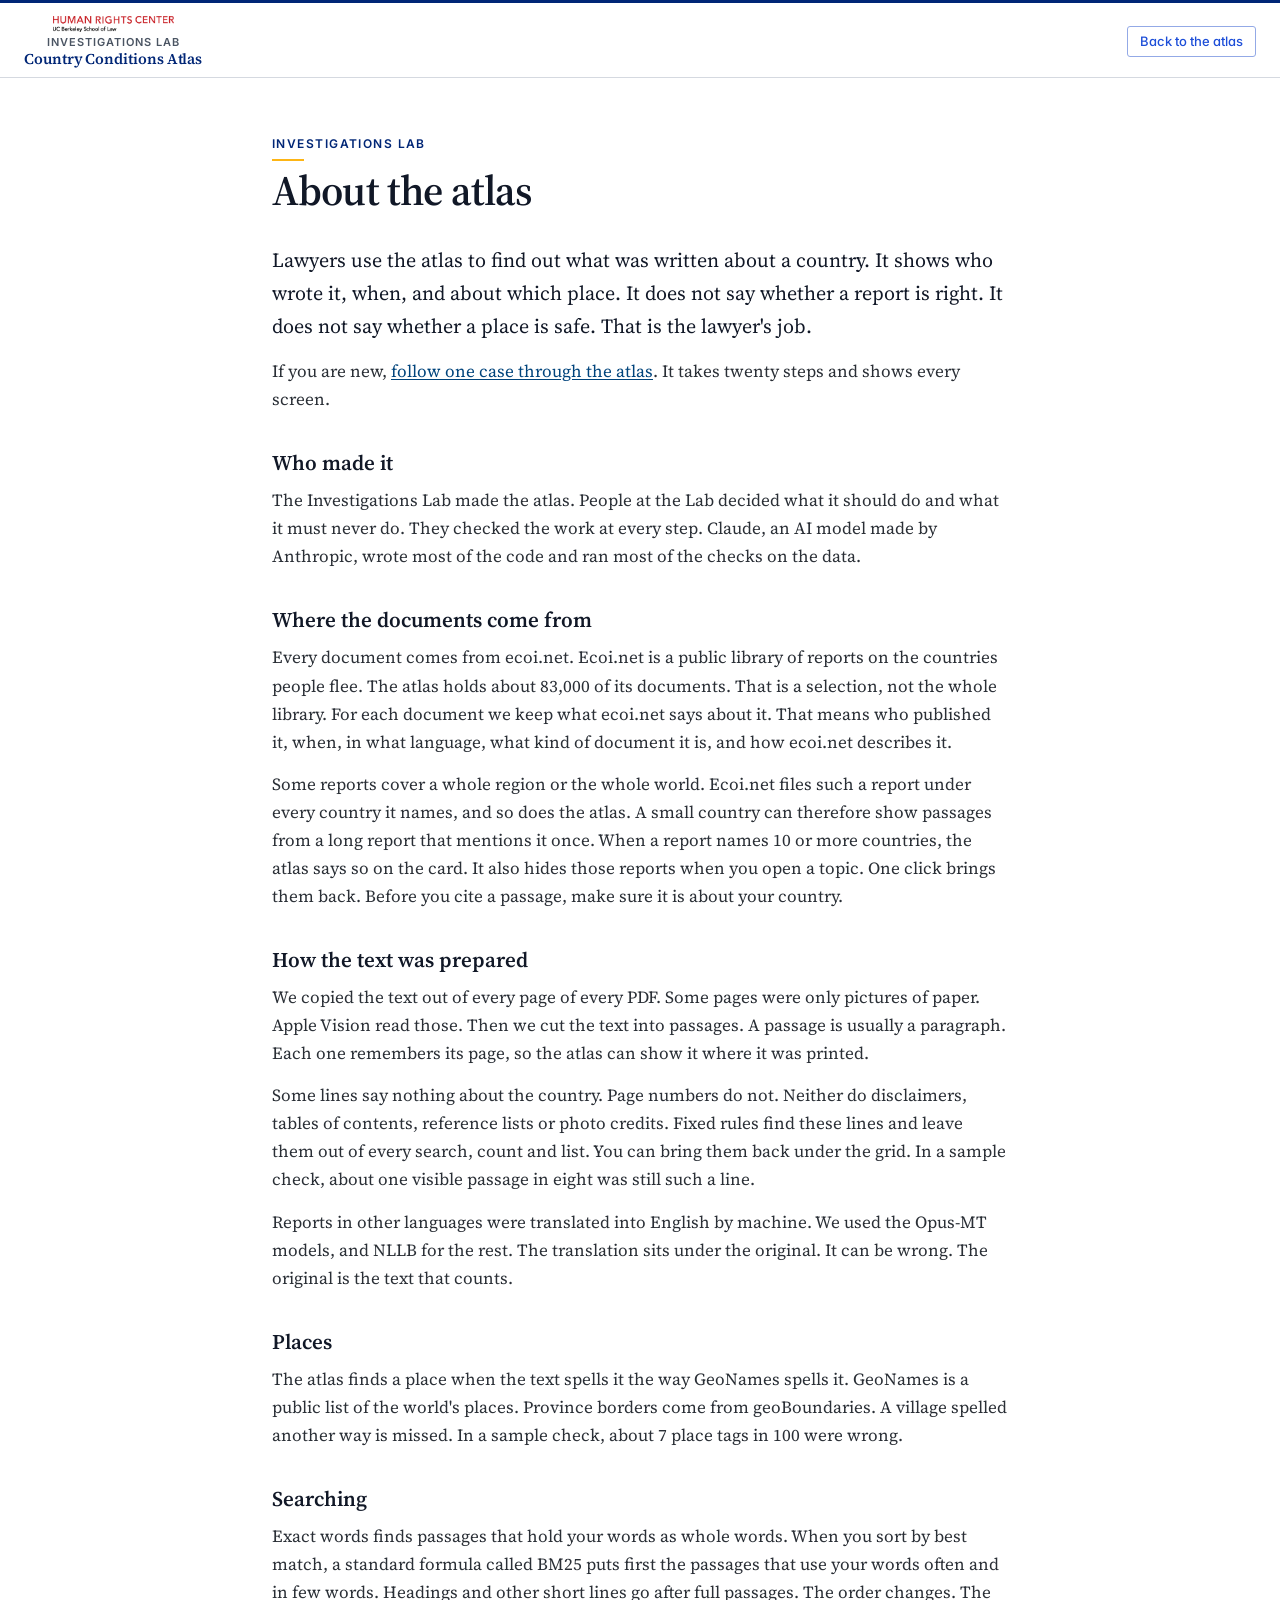
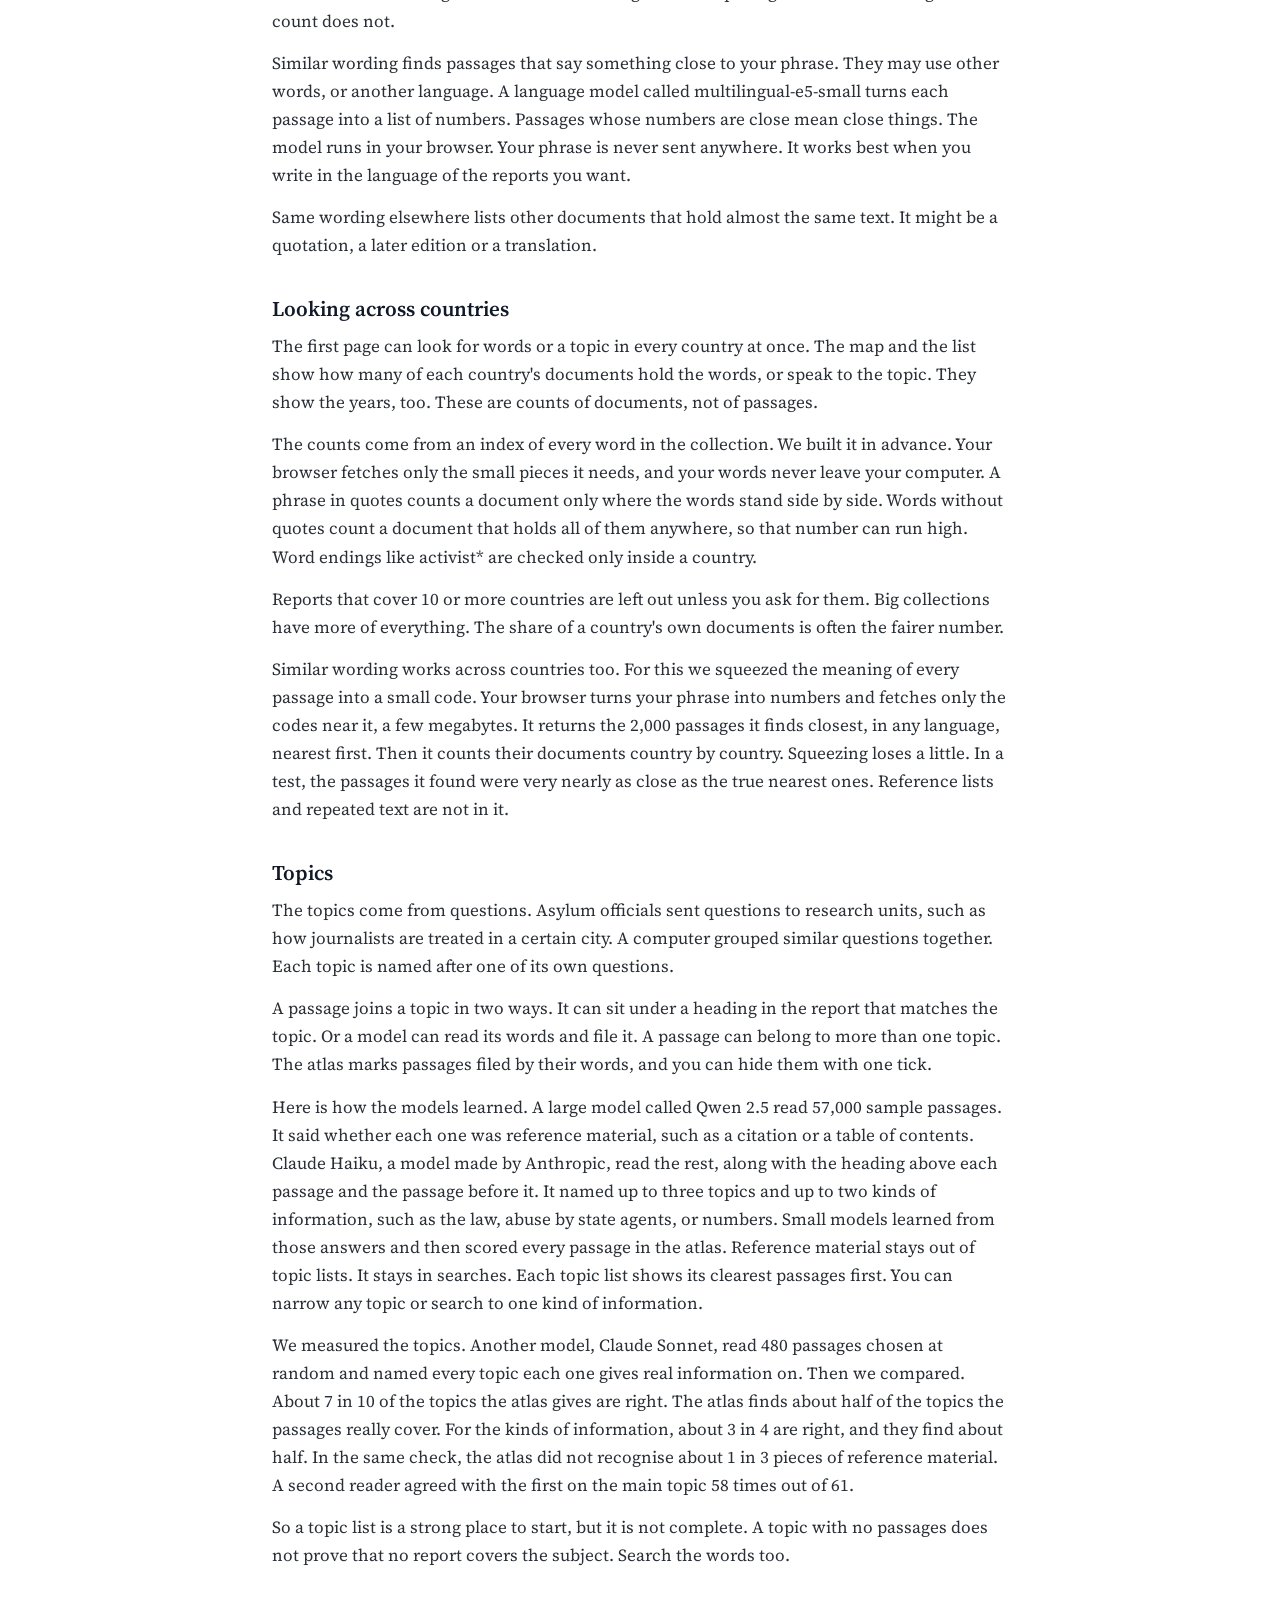
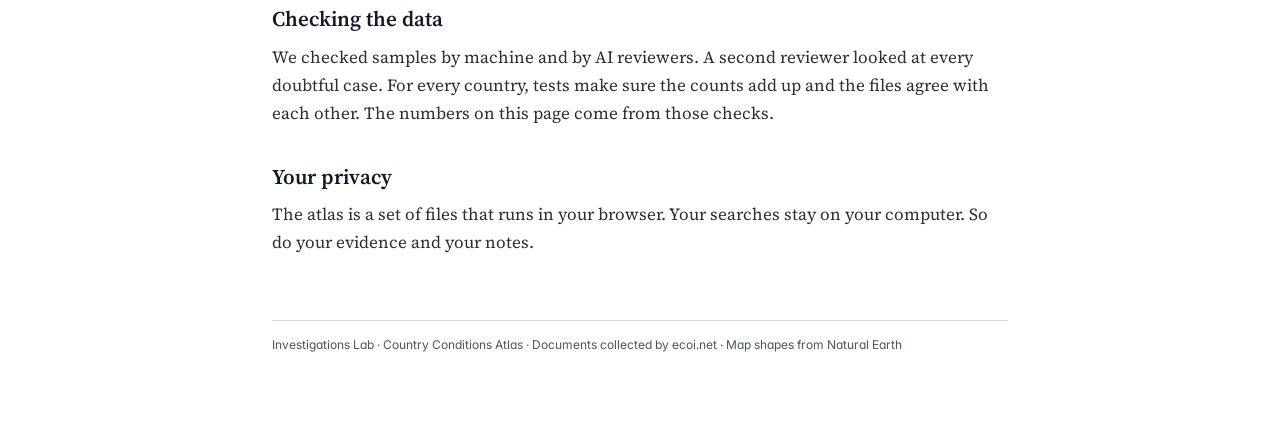
<file: about.html>
<!doctype html>
<html lang="en">
<head>
<meta charset="utf-8">
<meta name="viewport" content="width=device-width, initial-scale=1">
<title>About the Atlas</title>
<link rel="preconnect" href="https://fonts.googleapis.com">
<link rel="preconnect" href="https://fonts.gstatic.com" crossorigin>
<link rel="stylesheet" href="https://fonts.googleapis.com/css2?family=Inter:wght@400;500;600&family=Source+Serif+4:ital,opsz,wght@0,8..60,400;0,8..60,600;1,8..60,400&display=swap">
<link rel="stylesheet" href="style.css">
</head>
<body>
<header class="top">
  <a class="brand" href="./" title="Back to the atlas"><img class="hrc" src="hrc-logo.png" alt="Human Rights Center, UC Berkeley School of Law" width="689" height="91"><span class="lab">Investigations Lab</span><span class="nm">Country Conditions Atlas</span></a>
  <div class="caseline"></div>
  <div class="top-actions"><a class="quiet-btn" href="./">Back to the atlas</a></div>
</header>
<main>
<article class="welcome about">
  <header class="hero">
    <p class="eyebrow">Investigations Lab</p>
    <h1>About the atlas</h1>
  </header>

  <div class="prose">
    <p class="lead">Lawyers use the atlas to find out what was written about a country. It shows who wrote it, when, and about which place. It does not say whether a report is right. It does not say whether a place is safe. That is the lawyer's job.</p>

    <p>If you are new, <a href="guide.html">follow one case through the atlas</a>. It takes twenty steps and shows every screen.</p>

    <h2>Who made it</h2>
    <p>The Investigations Lab made the atlas. People at the Lab decided what it should do and what it must never do. They checked the work at every step. Claude, an AI model made by Anthropic, wrote most of the code and ran most of the checks on the data.</p>

    <h2>Where the documents come from</h2>
    <p>Every document comes from ecoi.net. Ecoi.net is a public library of reports on the countries people flee. The atlas holds about 83,000 of its documents. That is a selection, not the whole library. For each document we keep what ecoi.net says about it. That means who published it, when, in what language, what kind of document it is, and how ecoi.net describes it.</p>
    <p>Some reports cover a whole region or the whole world. Ecoi.net files such a report under every country it names, and so does the atlas. A small country can therefore show passages from a long report that mentions it once. When a report names 10 or more countries, the atlas says so on the card. It also hides those reports when you open a topic. One click brings them back. Before you cite a passage, make sure it is about your country.</p>

    <h2>How the text was prepared</h2>
    <p>We copied the text out of every page of every PDF. Some pages were only pictures of paper. Apple Vision read those. Then we cut the text into passages. A passage is usually a paragraph. Each one remembers its page, so the atlas can show it where it was printed.</p>
    <p>Some lines say nothing about the country. Page numbers do not. Neither do disclaimers, tables of contents, reference lists or photo credits. Fixed rules find these lines and leave them out of every search, count and list. You can bring them back under the grid. In a sample check, about one visible passage in eight was still such a line.</p>
    <p>Reports in other languages were translated into English by machine. We used the Opus-MT models, and NLLB for the rest. The translation sits under the original. It can be wrong. The original is the text that counts.</p>

    <h2>Places</h2>
    <p>The atlas finds a place when the text spells it the way GeoNames spells it. GeoNames is a public list of the world's places. Province borders come from geoBoundaries. A village spelled another way is missed. In a sample check, about 7 place tags in 100 were wrong.</p>

    <h2>Searching</h2>
    <p>Exact words finds passages that hold your words as whole words. When you sort by best match, a standard formula called BM25 puts first the passages that use your words often and in few words. Headings and other short lines go after full passages. The order changes. The count does not.</p>
    <p>Similar wording finds passages that say something close to your phrase. They may use other words, or another language. A language model called multilingual-e5-small turns each passage into a list of numbers. Passages whose numbers are close mean close things. The model runs in your browser. Your phrase is never sent anywhere. It works best when you write in the language of the reports you want.</p>
    <p>Same wording elsewhere lists other documents that hold almost the same text. It might be a quotation, a later edition or a translation.</p>

    <h2>Looking across countries</h2>
    <p>The first page can look for words or a topic in every country at once. The map and the list show how many of each country's documents hold the words, or speak to the topic. They show the years, too. These are counts of documents, not of passages.</p>
    <p>The counts come from an index of every word in the collection. We built it in advance. Your browser fetches only the small pieces it needs, and your words never leave your computer. A phrase in quotes counts a document only where the words stand side by side. Words without quotes count a document that holds all of them anywhere, so that number can run high. Word endings like activist* are checked only inside a country.</p>
    <p>Reports that cover 10 or more countries are left out unless you ask for them. Big collections have more of everything. The share of a country's own documents is often the fairer number.</p>
    <p>Similar wording works across countries too. For this we squeezed the meaning of every passage into a small code. Your browser turns your phrase into numbers and fetches only the codes near it, a few megabytes. It returns the 2,000 passages it finds closest, in any language, nearest first. Then it counts their documents country by country. Squeezing loses a little. In a test, the passages it found were very nearly as close as the true nearest ones. Reference lists and repeated text are not in it.</p>

    <h2>Topics</h2>
    <p>The topics come from questions. Asylum officials sent questions to research units, such as how journalists are treated in a certain city. A computer grouped similar questions together. Each topic is named after one of its own questions.</p>
    <p>A passage joins a topic in two ways. It can sit under a heading in the report that matches the topic. Or a model can read its words and file it. A passage can belong to more than one topic. The atlas marks passages filed by their words, and you can hide them with one tick.</p>
    <p>Here is how the models learned. A large model called Qwen 2.5 read 57,000 sample passages. It said whether each one was reference material, such as a citation or a table of contents. Claude Haiku, a model made by Anthropic, read the rest, along with the heading above each passage and the passage before it. It named up to three topics and up to two kinds of information, such as the law, abuse by state agents, or numbers. Small models learned from those answers and then scored every passage in the atlas. Reference material stays out of topic lists. It stays in searches. Each topic list shows its clearest passages first. You can narrow any topic or search to one kind of information.</p>
    <p>We measured the topics. Another model, Claude Sonnet, read 480 passages chosen at random and named every topic each one gives real information on. Then we compared. About 7 in 10 of the topics the atlas gives are right. The atlas finds about half of the topics the passages really cover. For the kinds of information, about 3 in 4 are right, and they find about half. In the same check, the atlas did not recognise about 1 in 3 pieces of reference material. A second reader agreed with the first on the main topic 58 times out of 61.</p>
    <p>So a topic list is a strong place to start, but it is not complete. A topic with no passages does not prove that no report covers the subject. Search the words too.</p>

    <h2>Checking the data</h2>
    <p>We checked samples by machine and by AI reviewers. A second reviewer looked at every doubtful case. For every country, tests make sure the counts add up and the files agree with each other. The numbers on this page come from those checks.</p>

    <h2>Your privacy</h2>
    <p>The atlas is a set of files that runs in your browser. Your searches stay on your computer. So do your evidence and your notes.</p>
  </div>
  <footer class="wfoot">Investigations Lab · Country Conditions Atlas · Documents collected by ecoi.net · Map shapes from Natural Earth</footer>
</article>
</main>
</body>
</html>
</file>
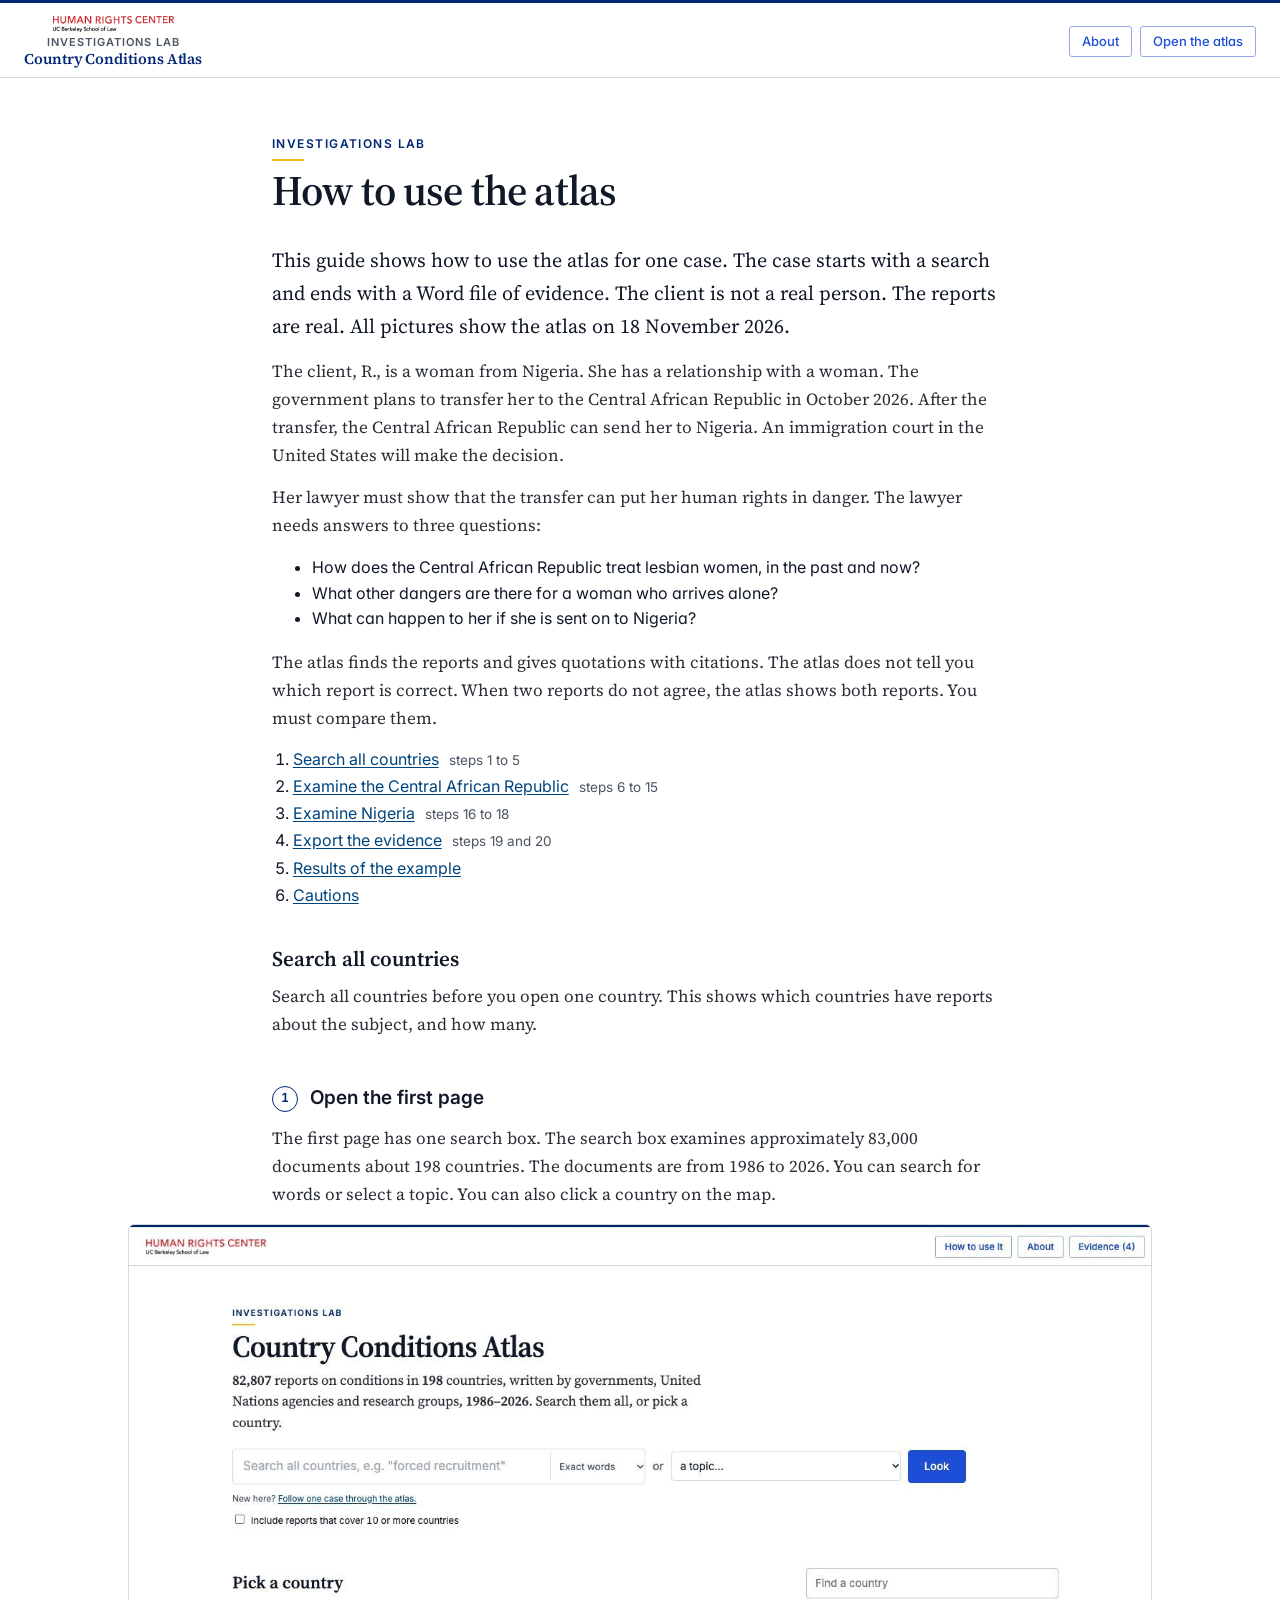
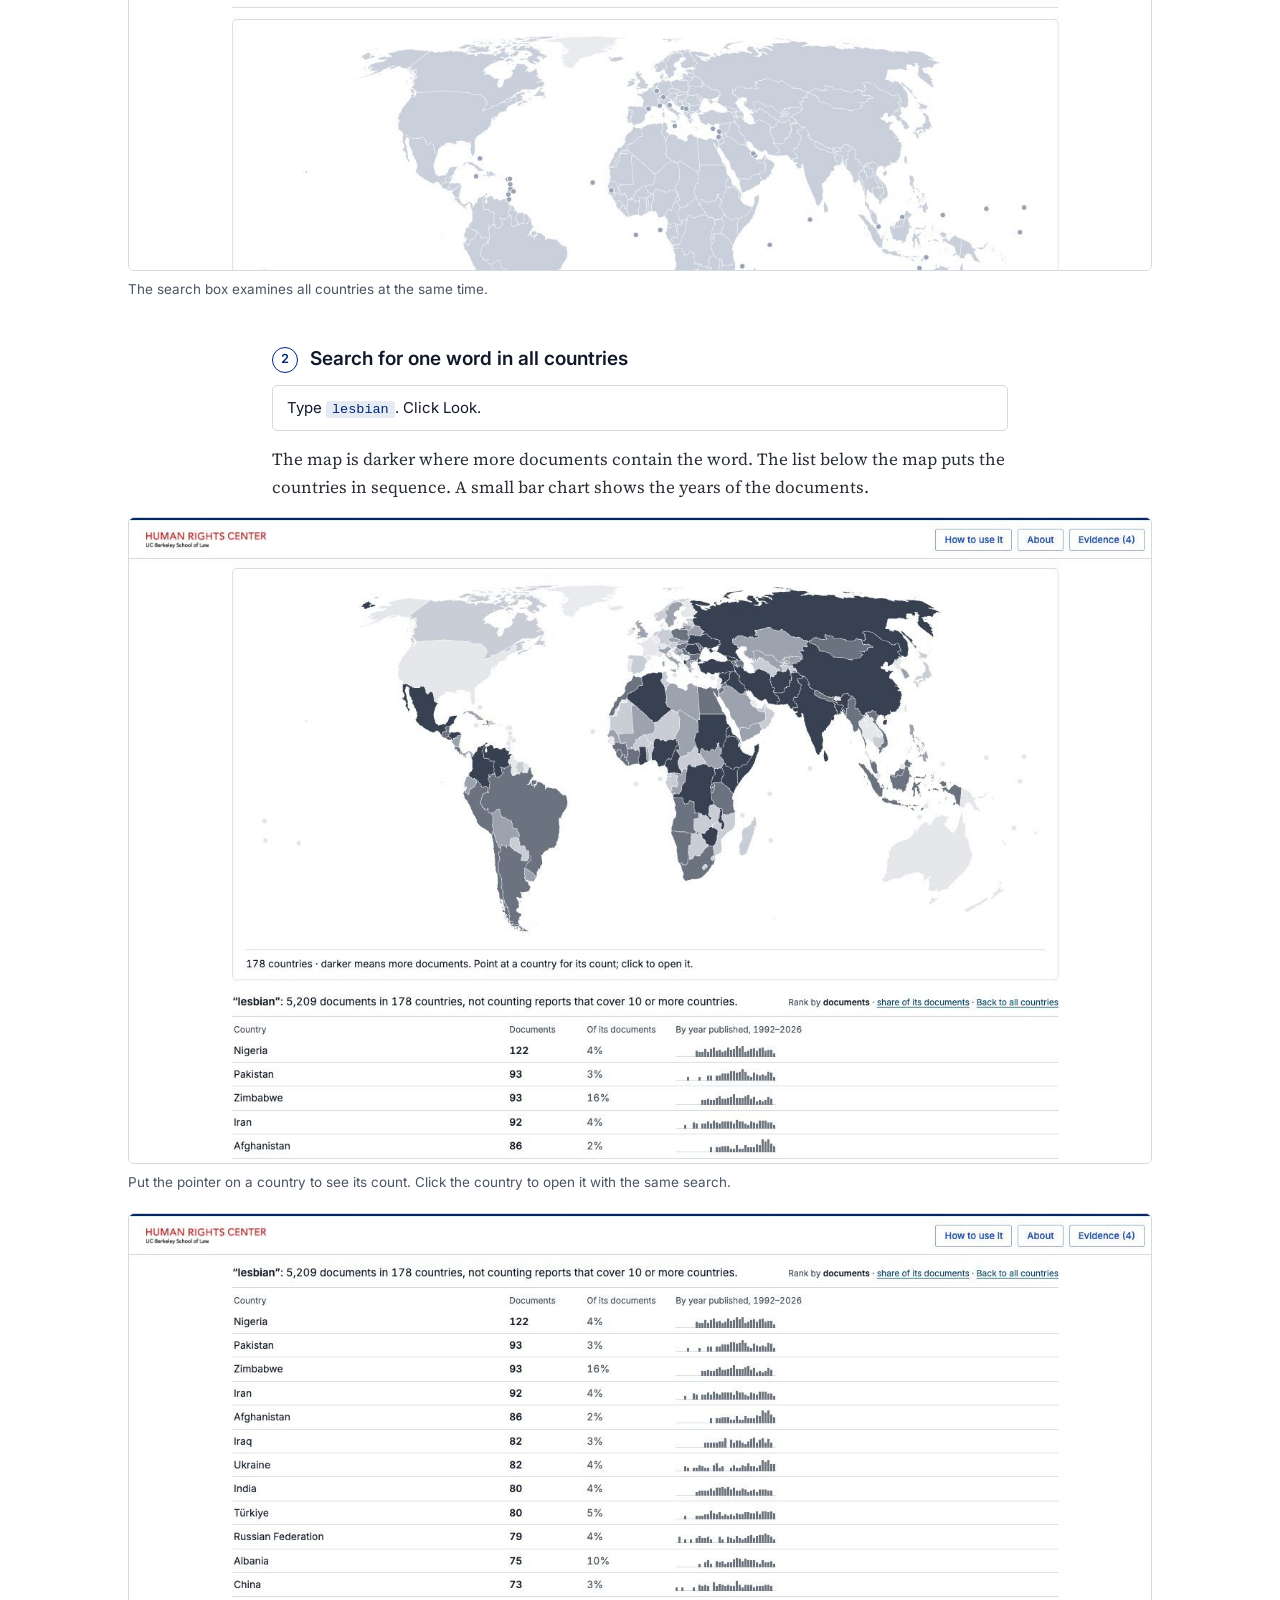
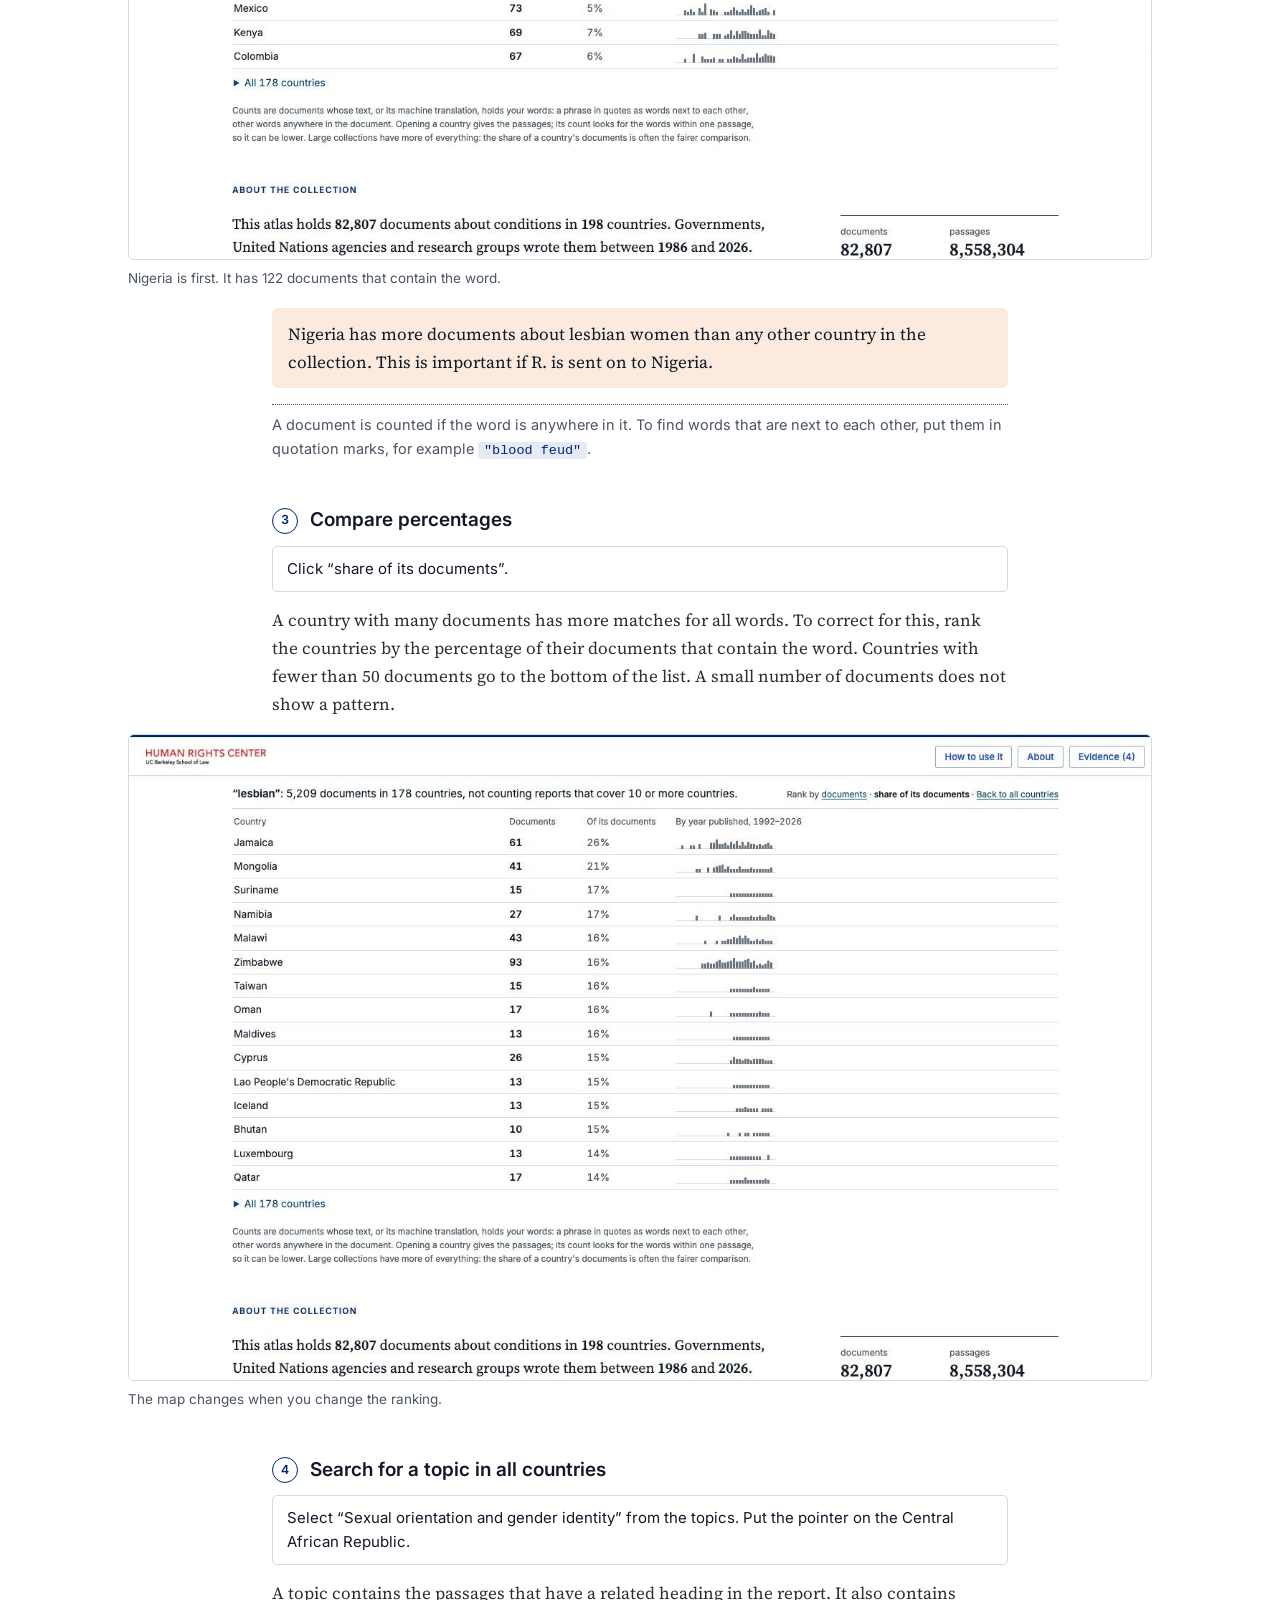
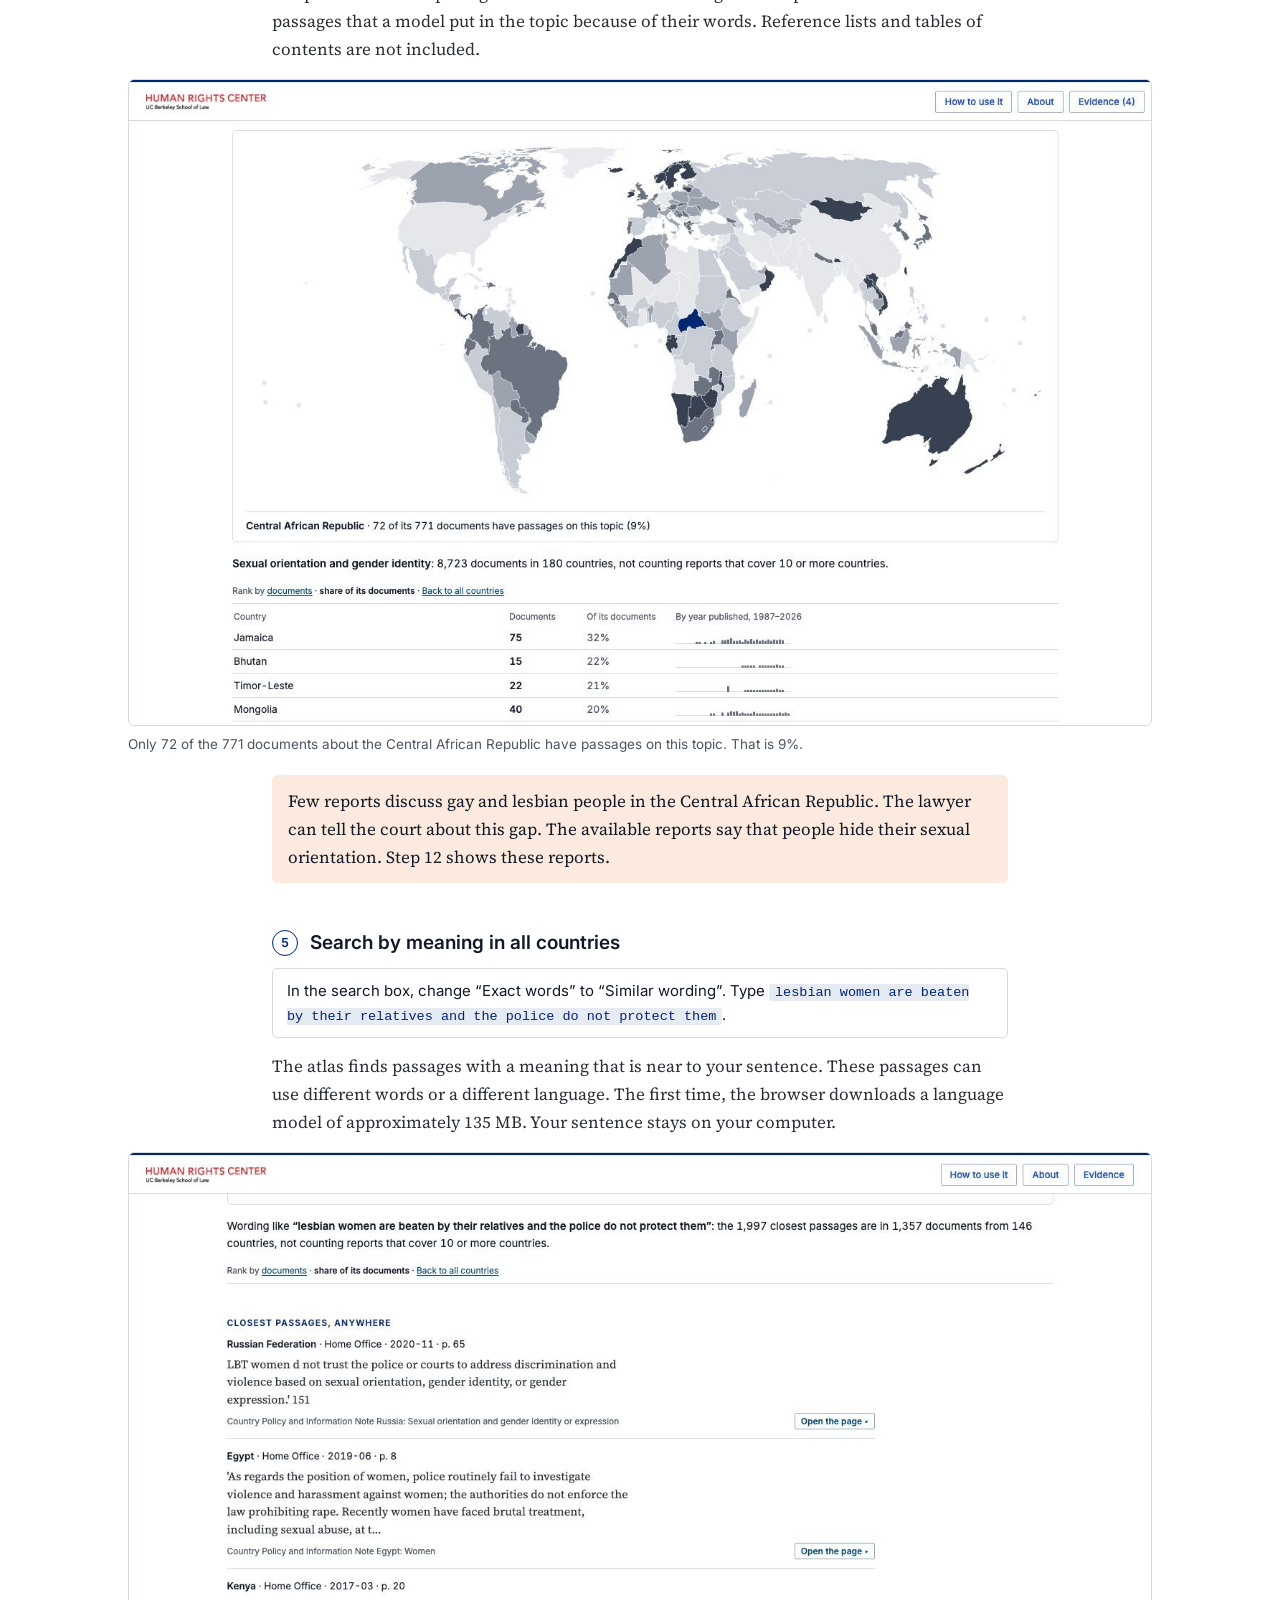
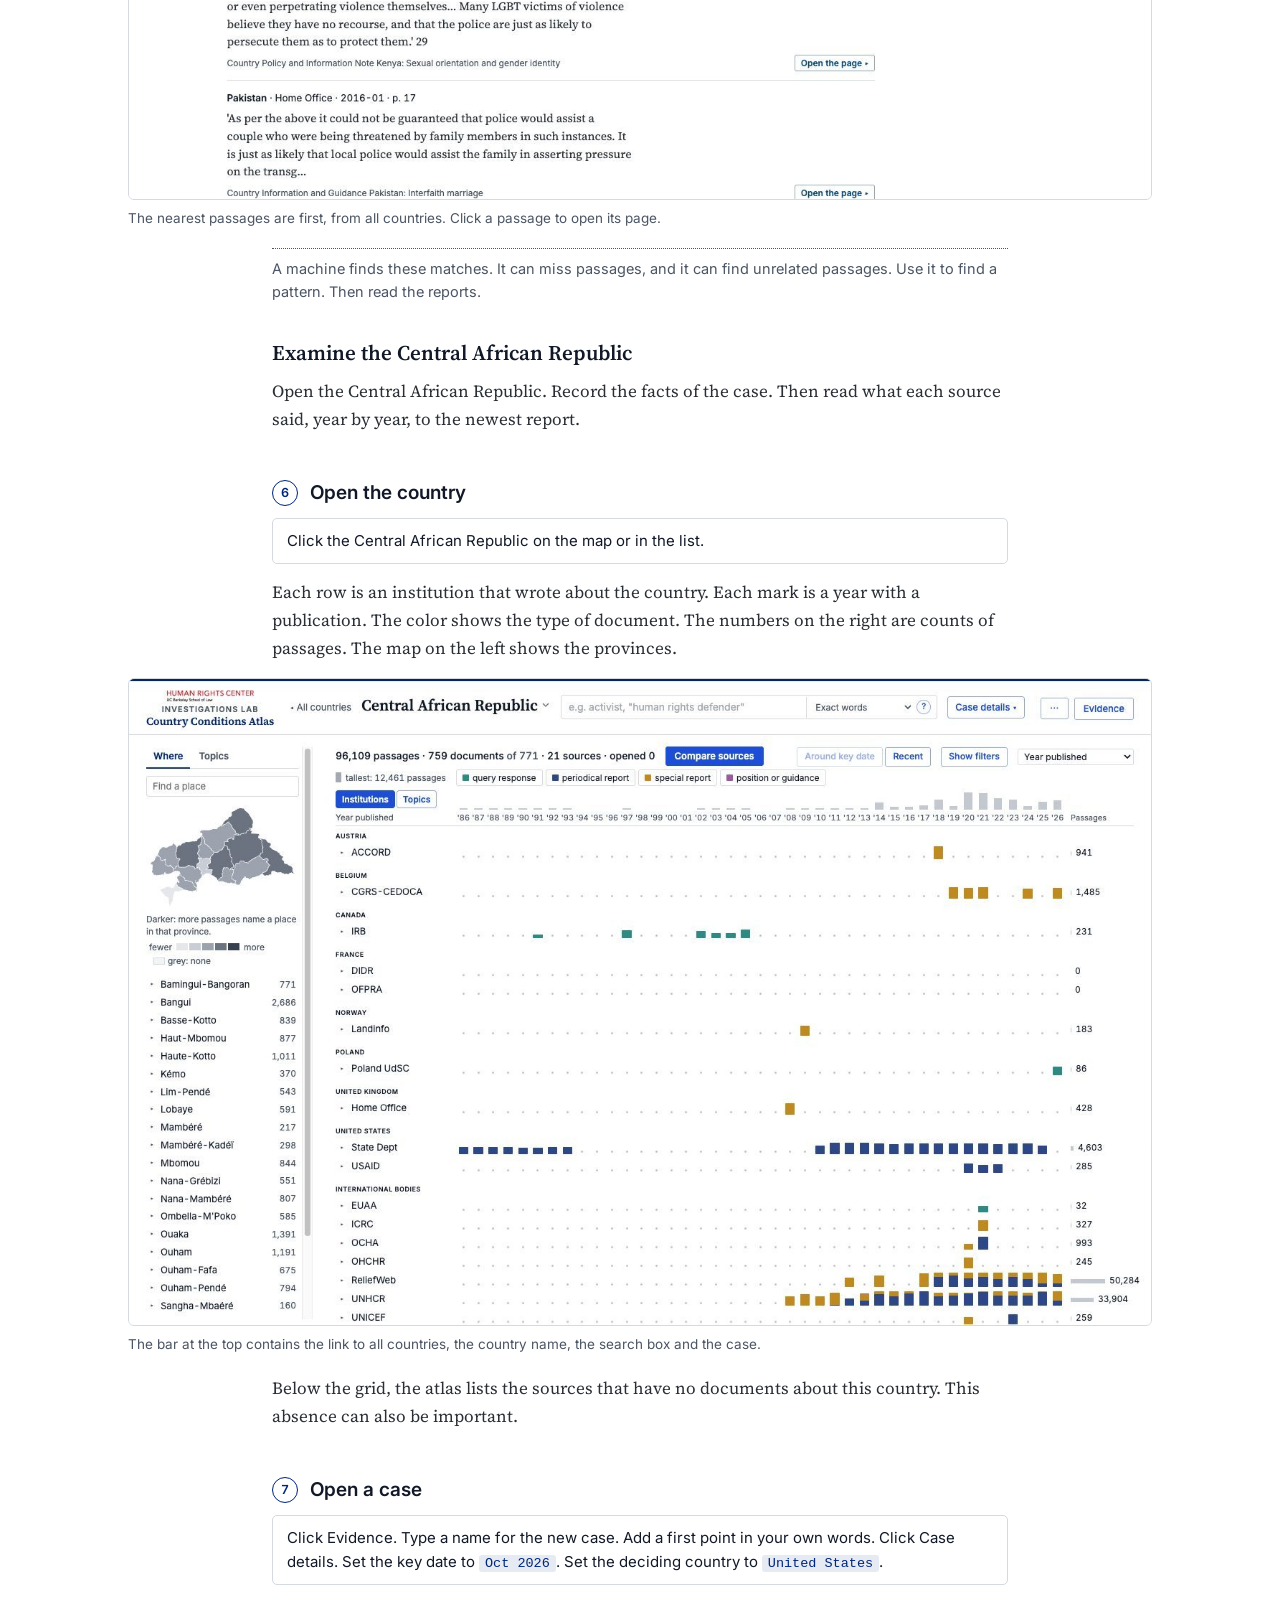
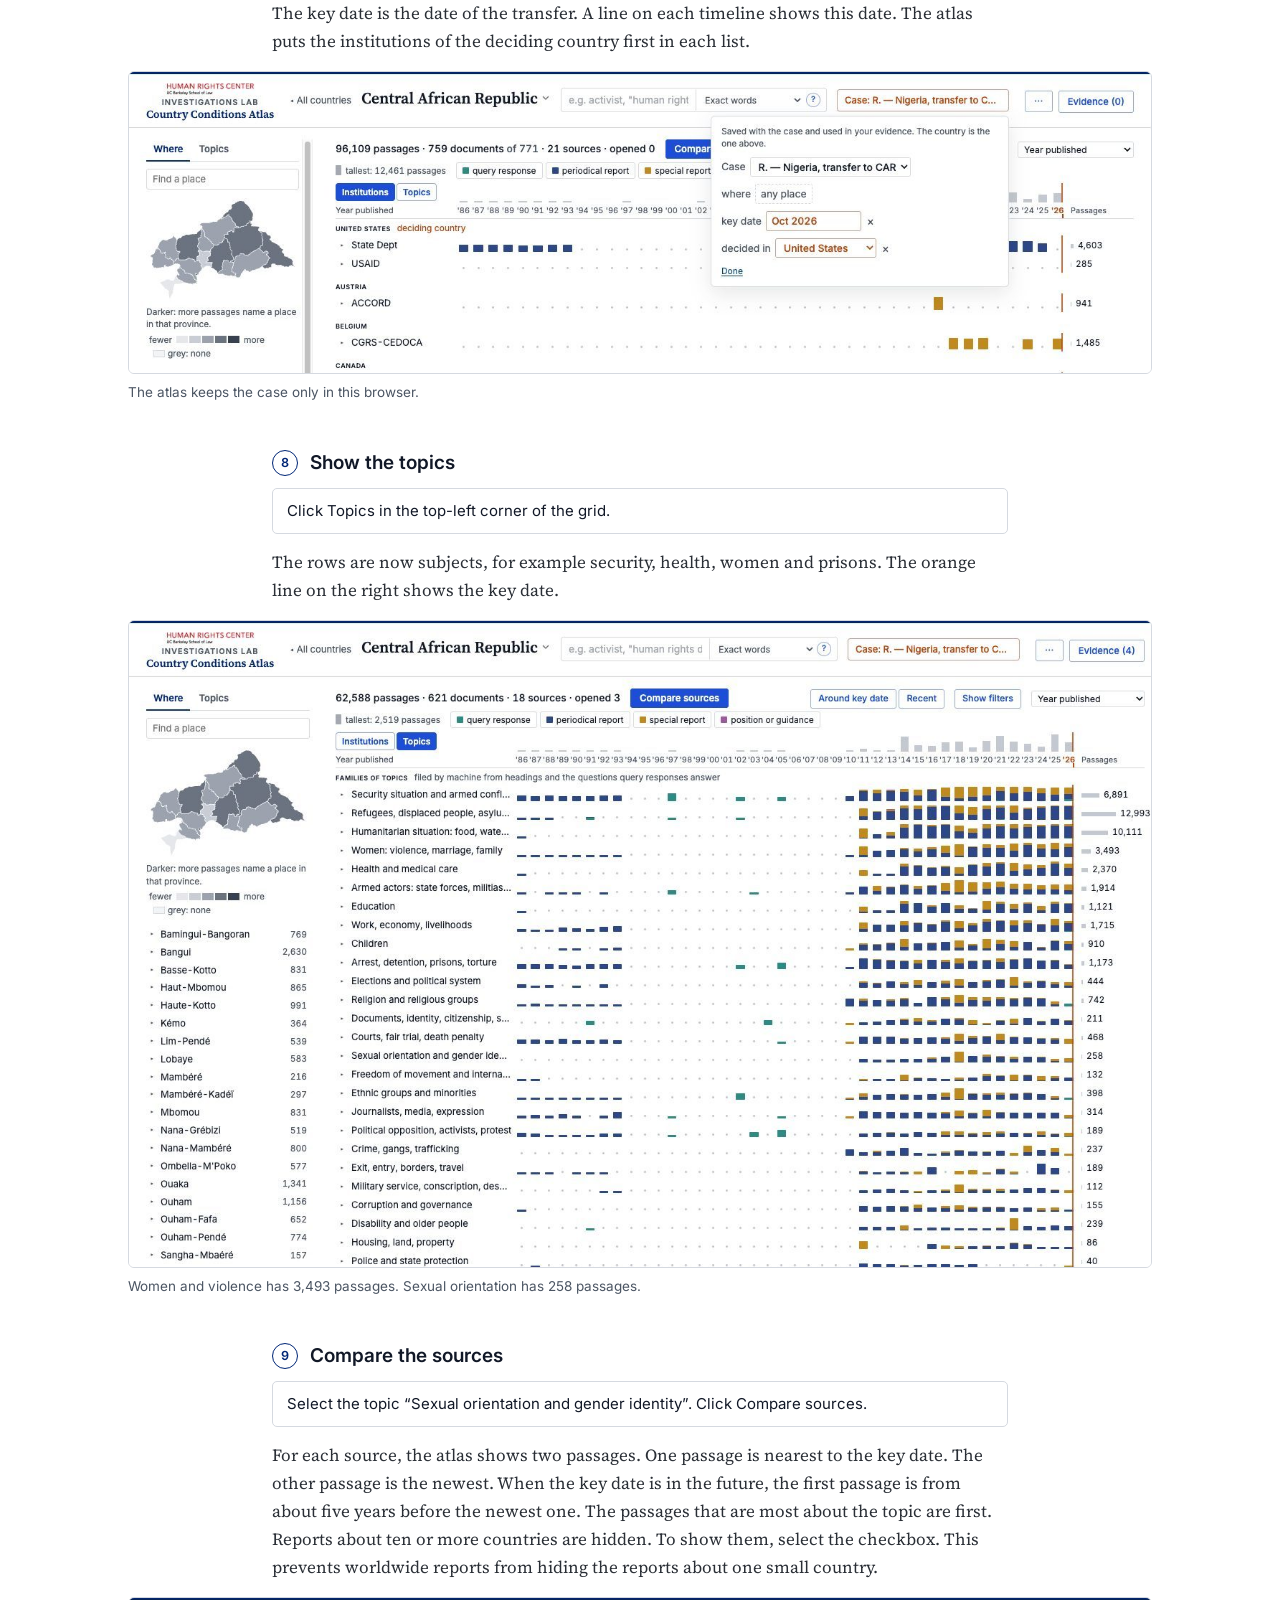
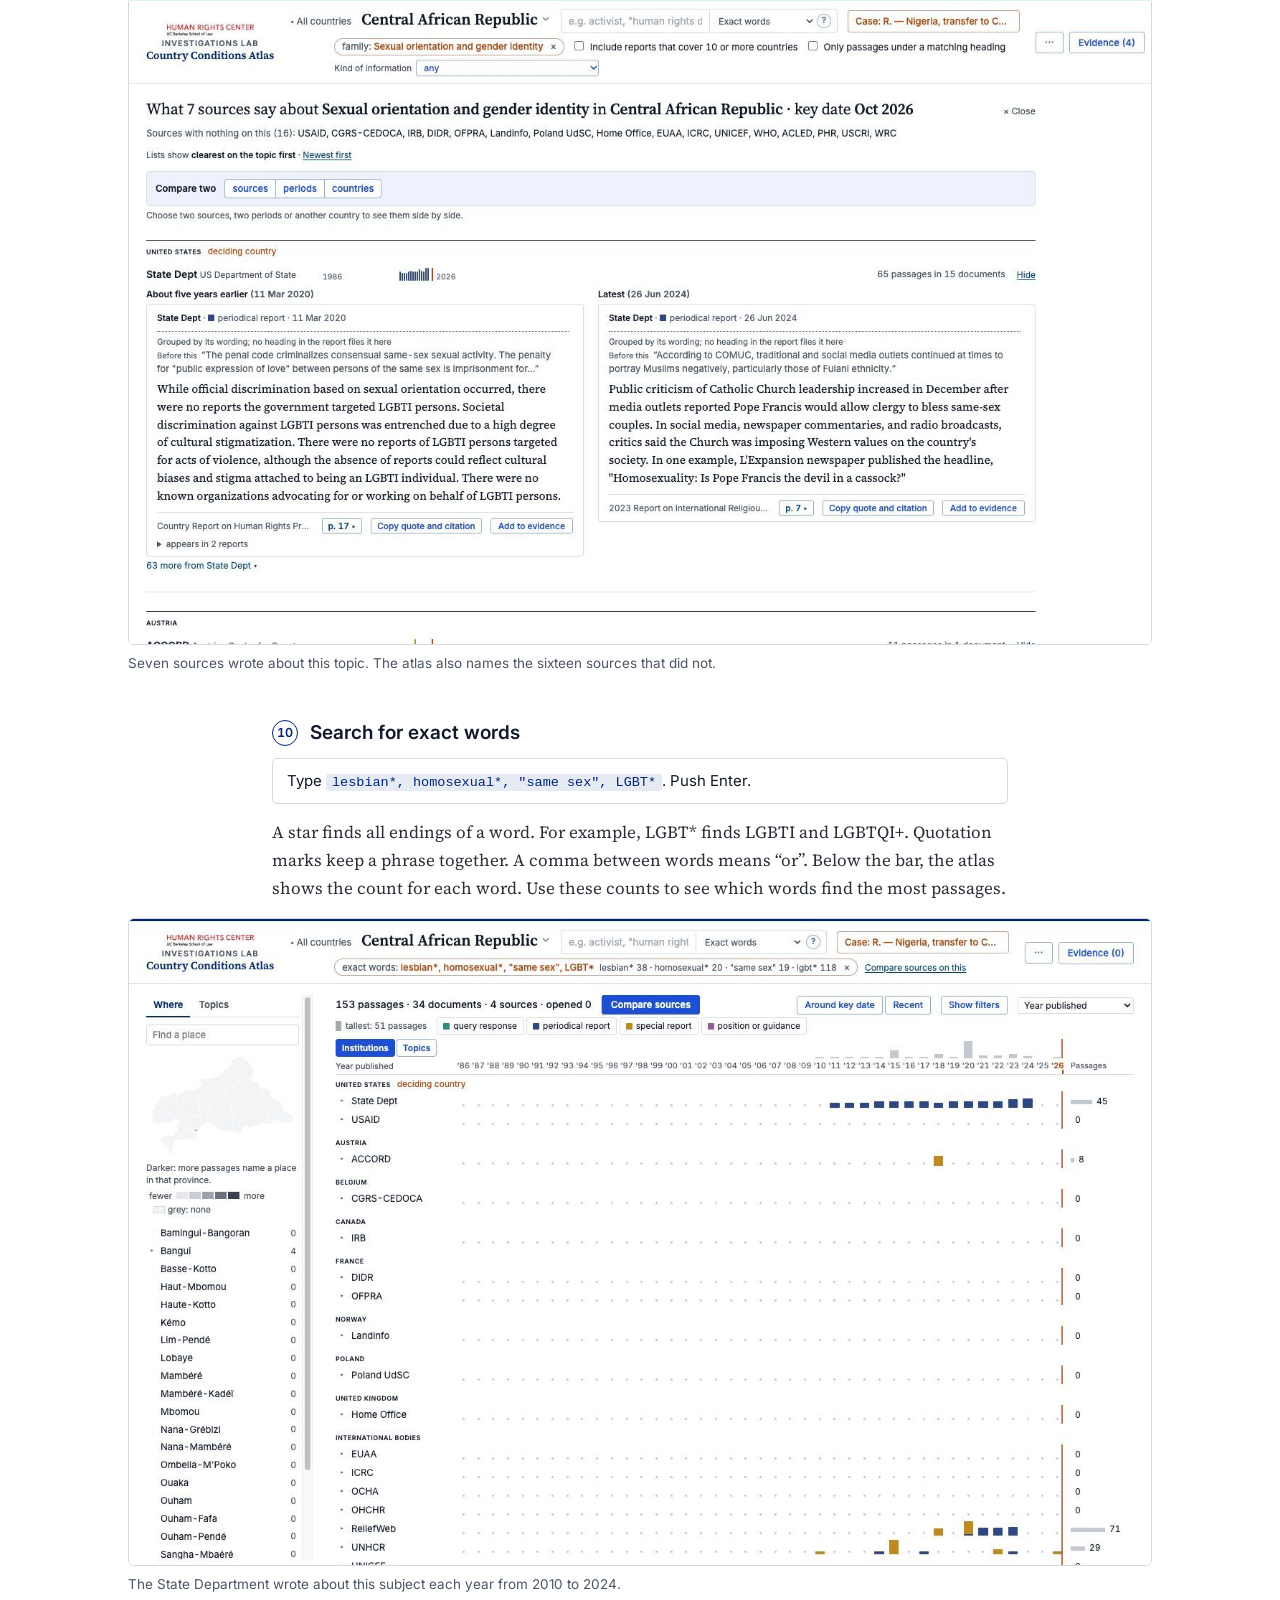
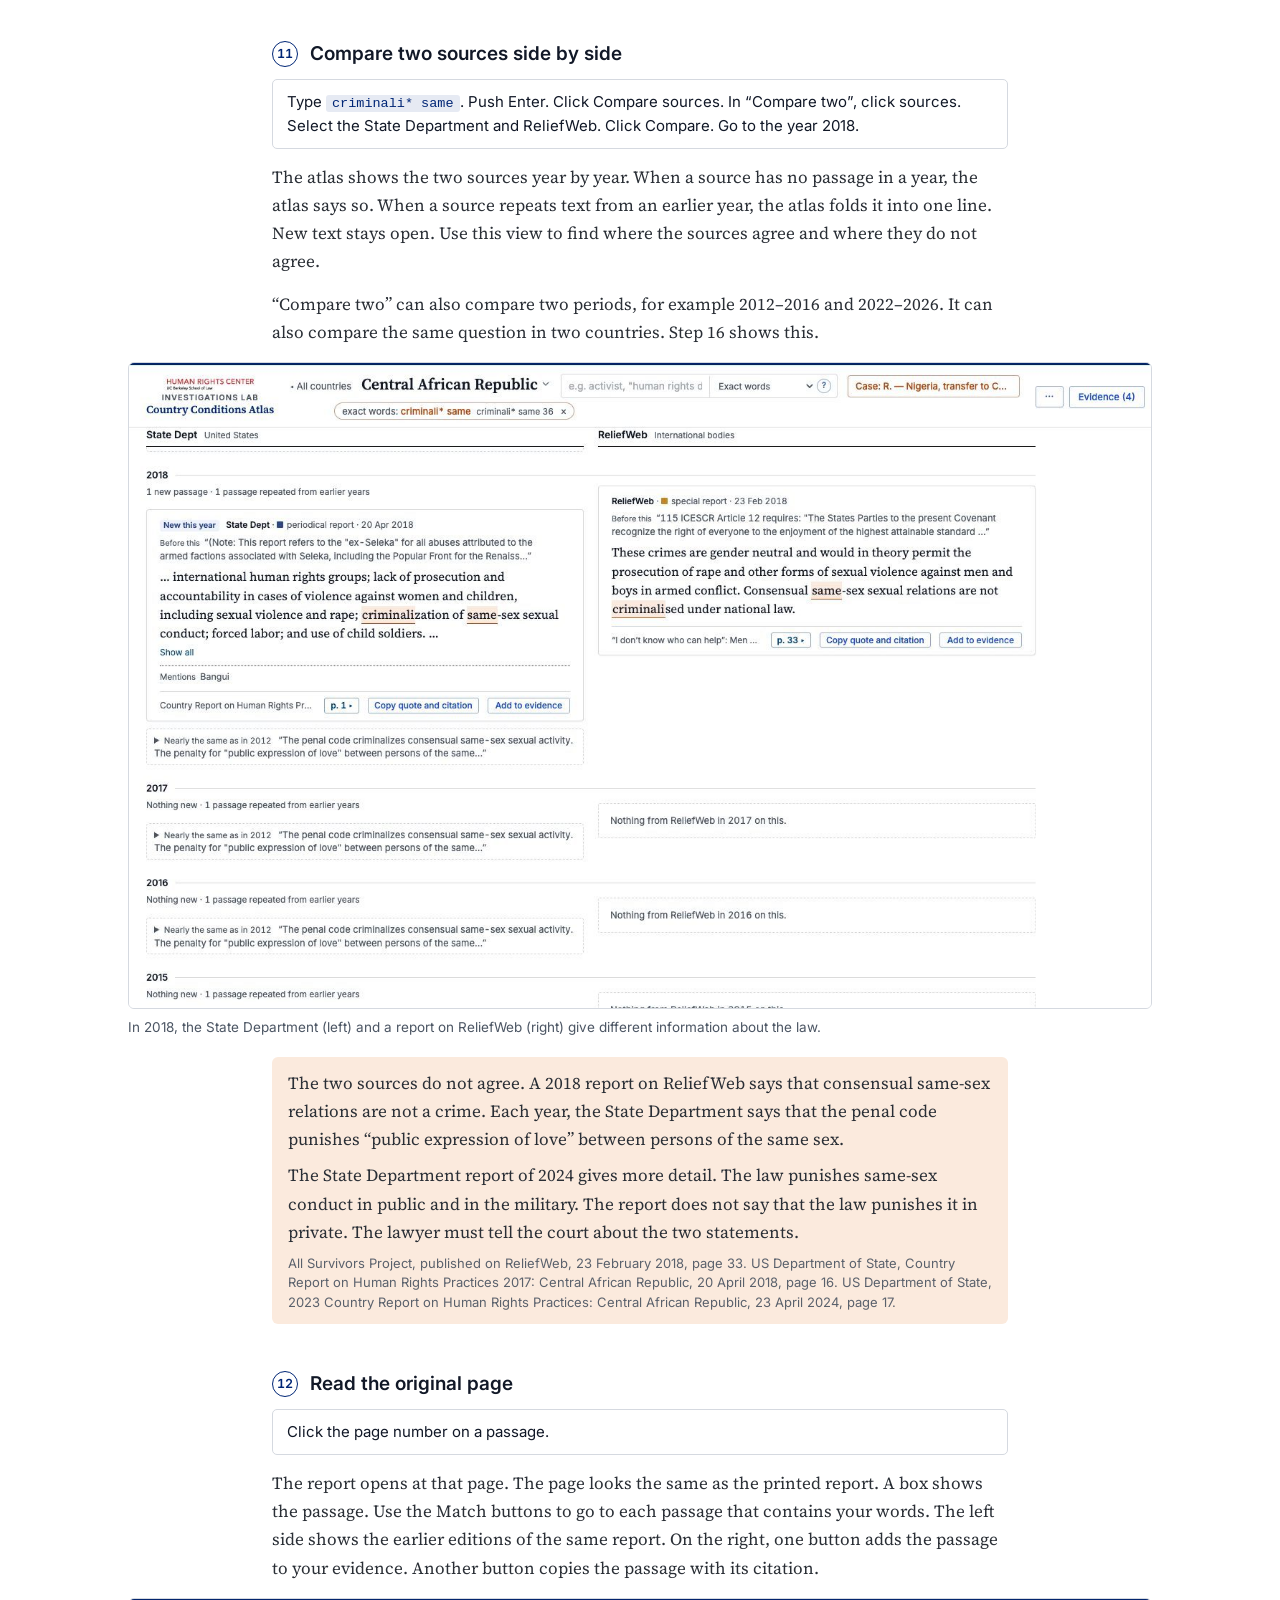
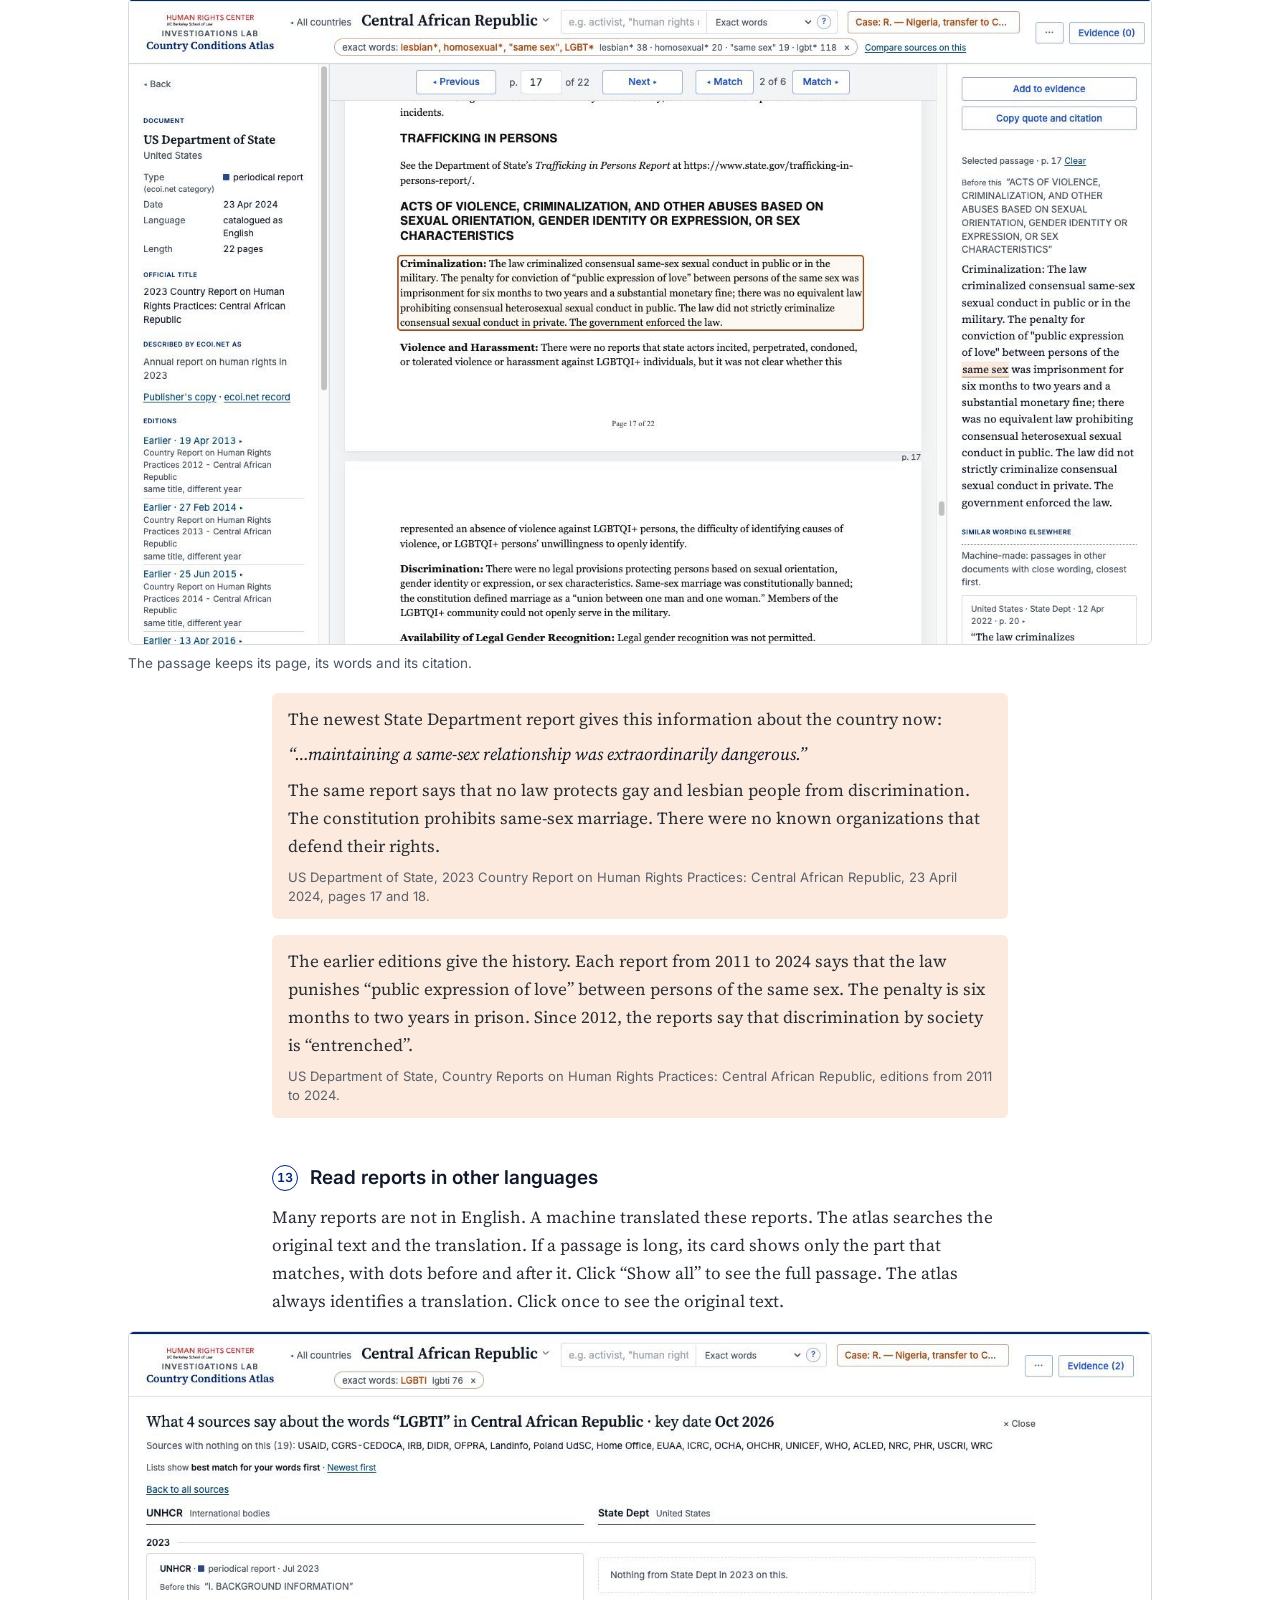
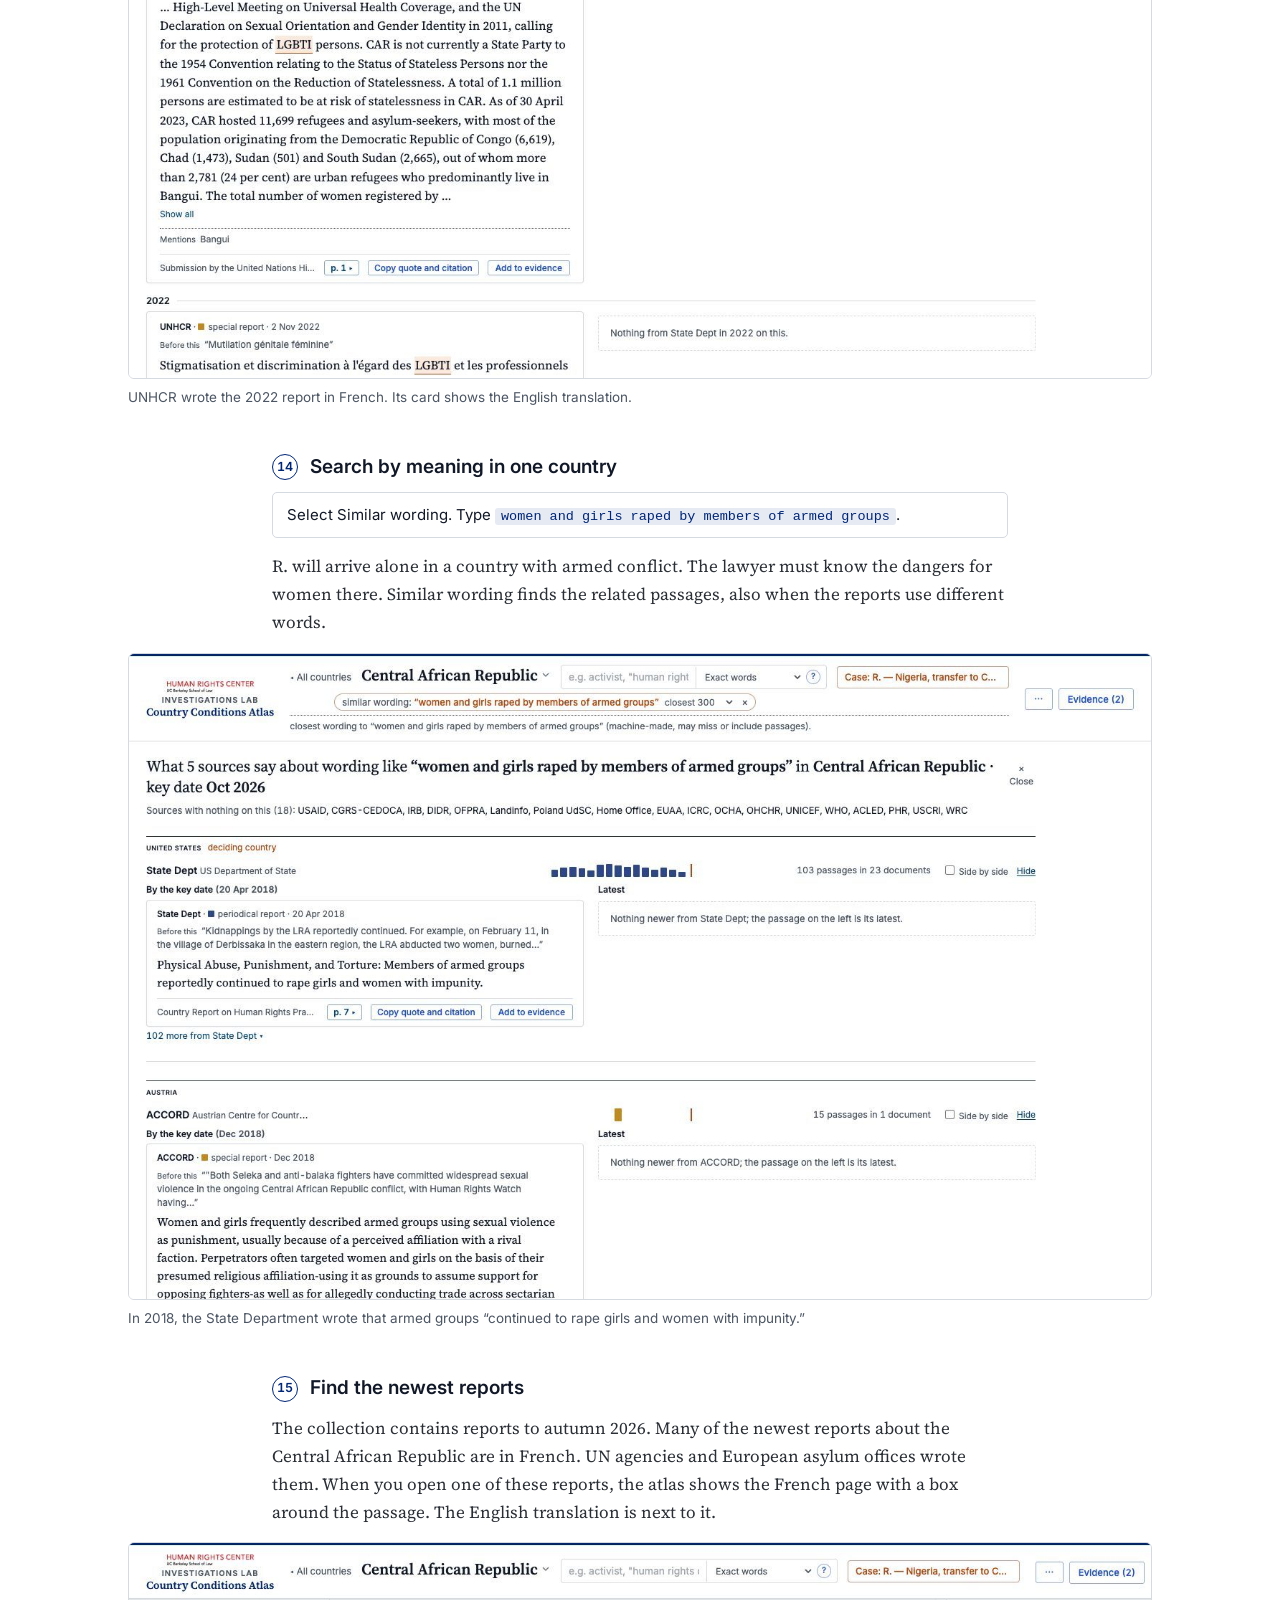
<file: guide.html>
<!doctype html>
<html lang="en">
<head>
<meta charset="utf-8">
<meta name="viewport" content="width=device-width, initial-scale=1">
<title>How to Use the Atlas</title>
<link rel="preconnect" href="https://fonts.googleapis.com">
<link rel="preconnect" href="https://fonts.gstatic.com" crossorigin>
<link rel="stylesheet" href="https://fonts.googleapis.com/css2?family=Inter:wght@400;500;600&family=Source+Serif+4:ital,opsz,wght@0,8..60,400;0,8..60,600;1,8..60,400&display=swap">
<link rel="stylesheet" href="style.css">
</head>
<body>
<header class="top">
  <a class="brand" href="./" title="Back to the atlas"><img class="hrc" src="hrc-logo.png" alt="Human Rights Center, UC Berkeley School of Law" width="689" height="91"><span class="lab">Investigations Lab</span><span class="nm">Country Conditions Atlas</span></a>
  <div class="caseline"></div>
  <div class="top-actions"><a class="quiet-btn" href="about.html">About</a> <a class="quiet-btn" href="./">Open the atlas</a></div>
</header>
<main>
<article class="welcome about guide">
  <header class="hero">
    <p class="eyebrow">Investigations Lab</p>
    <h1>How to use the atlas</h1>
  </header>

  <div class="prose">
    <p class="lead">This guide shows how to use the atlas for one case. The case starts with a search and ends with a Word file of evidence. The client is not a real person. The reports are real. All pictures show the atlas on 18 November 2026.</p>

    <p>The client, R., is a woman from Nigeria. She has a relationship with a woman. The government plans to transfer her to the Central African Republic in October 2026. After the transfer, the Central African Republic can send her to Nigeria. An immigration court in the United States will make the decision.</p>
    <p>Her lawyer must show that the transfer can put her human rights in danger. The lawyer needs answers to three questions:</p>
    <ul>
      <li>How does the Central African Republic treat lesbian women, in the past and now?</li>
      <li>What other dangers are there for a woman who arrives alone?</li>
      <li>What can happen to her if she is sent on to Nigeria?</li>
    </ul>
    <p>The atlas finds the reports and gives quotations with citations. The atlas does not tell you which report is correct. When two reports do not agree, the atlas shows both reports. You must compare them.</p>

    <nav class="guide-toc" aria-label="Steps">
      <ol>
        <li><a href="#wide">Search all countries</a> <span>steps 1 to 5</span></li>
        <li><a href="#car">Examine the Central African Republic</a> <span>steps 6 to 15</span></li>
        <li><a href="#ng">Examine Nigeria</a> <span>steps 16 to 18</span></li>
        <li><a href="#out">Export the evidence</a> <span>steps 19 and 20</span></li>
        <li><a href="#found">Results of the example</a></li>
        <li><a href="#care">Cautions</a></li>
      </ol>
    </nav>

    <h2 id="wide">Search all countries</h2>
    <p>Search all countries before you open one country. This shows which countries have reports about the subject, and how many.</p>

    <section class="gstep" id="s1">
      <h3><span class="n">1</span>Open the first page</h3>
      <p>The first page has one search box. The search box examines approximately 83,000 documents about 198 countries. The documents are from 1986 to 2026. You can search for words or select a topic. You can also click a country on the map.</p>
      <figure><img src="guide/01-home.jpg" alt="The first page of the atlas, with the search box above a world map." width="1425" height="900" loading="lazy"><figcaption>The search box examines all countries at the same time.</figcaption></figure>
    </section>

    <section class="gstep" id="s2">
      <h3><span class="n">2</span>Search for one word in all countries</h3>
      <p class="try">Type <kbd>lesbian</kbd>. Click Look.</p>
      <p>The map is darker where more documents contain the word. The list below the map puts the countries in sequence. A small bar chart shows the years of the documents.</p>
      <figure><img src="guide/02-lesbian-map.jpg" alt="The world map shaded by the number of documents that contain the word lesbian." width="1425" height="900" loading="lazy"><figcaption>Put the pointer on a country to see its count. Click the country to open it with the same search.</figcaption></figure>
      <figure><img src="guide/03-lesbian-list.jpg" alt="The list of countries. Nigeria is first with 122 documents." width="1425" height="900" loading="lazy"><figcaption>Nigeria is first. It has 122 documents that contain the word.</figcaption></figure>
      <p class="found">Nigeria has more documents about lesbian women than any other country in the collection. This is important if R. is sent on to Nigeria.</p>
      <p class="aside">A document is counted if the word is anywhere in it. To find words that are next to each other, put them in quotation marks, for example <kbd>"blood feud"</kbd>.</p>
    </section>

    <section class="gstep" id="s3">
      <h3><span class="n">3</span>Compare percentages</h3>
      <p class="try">Click “share of its documents”.</p>
      <p>A country with many documents has more matches for all words. To correct for this, rank the countries by the percentage of their documents that contain the word. Countries with fewer than 50 documents go to the bottom of the list. A small number of documents does not show a pattern.</p>
      <figure><img src="guide/04-share.jpg" alt="The same list, ranked by the percentage of each country's documents." width="1425" height="900" loading="lazy"><figcaption>The map changes when you change the ranking.</figcaption></figure>
    </section>

    <section class="gstep" id="s4">
      <h3><span class="n">4</span>Search for a topic in all countries</h3>
      <p class="try">Select “Sexual orientation and gender identity” from the topics. Put the pointer on the Central African Republic.</p>
      <p>A topic contains the passages that have a related heading in the report. It also contains passages that a model put in the topic because of their words. Reference lists and tables of contents are not included.</p>
      <figure><img src="guide/05-topic-map.jpg" alt="The world map for the topic. The Central African Republic is highlighted: 72 of its 771 documents have passages on the topic." width="1425" height="900" loading="lazy"><figcaption>Only 72 of the 771 documents about the Central African Republic have passages on this topic. That is 9%.</figcaption></figure>
      <p class="found">Few reports discuss gay and lesbian people in the Central African Republic. The lawyer can tell the court about this gap. The available reports say that people hide their sexual orientation. Step 12 shows these reports.</p>
    </section>

    <section class="gstep" id="s5">
      <h3><span class="n">5</span>Search by meaning in all countries</h3>
      <p class="try">In the search box, change “Exact words” to “Similar wording”. Type <kbd>lesbian women are beaten by their relatives and the police do not protect them</kbd>.</p>
      <p>The atlas finds passages with a meaning that is near to your sentence. These passages can use different words or a different language. The first time, the browser downloads a language model of approximately 135 MB. Your sentence stays on your computer.</p>
      <figure><img src="guide/06-similar-across.jpg" alt="The nearest passages from all countries: UK Home Office reports on Russia, Egypt, Kenya and Pakistan about police who do not protect gay and lesbian people." width="1425" height="900" loading="lazy"><figcaption>The nearest passages are first, from all countries. Click a passage to open its page.</figcaption></figure>
      <p class="aside">A machine finds these matches. It can miss passages, and it can find unrelated passages. Use it to find a pattern. Then read the reports.</p>
    </section>

    <h2 id="car">Examine the Central African Republic</h2>
    <p>Open the Central African Republic. Record the facts of the case. Then read what each source said, year by year, to the newest report.</p>

    <section class="gstep" id="s6">
      <h3><span class="n">6</span>Open the country</h3>
      <p class="try">Click the Central African Republic on the map or in the list.</p>
      <p>Each row is an institution that wrote about the country. Each mark is a year with a publication. The color shows the type of document. The numbers on the right are counts of passages. The map on the left shows the provinces.</p>
      <figure><img src="guide/07-car-landscape.jpg" alt="The Central African Republic page. Institutions are in rows and years are in columns." width="1425" height="900" loading="lazy"><figcaption>The bar at the top contains the link to all countries, the country name, the search box and the case.</figcaption></figure>
      <p>Below the grid, the atlas lists the sources that have no documents about this country. This absence can also be important.</p>
    </section>

    <section class="gstep" id="s7">
      <h3><span class="n">7</span>Open a case</h3>
      <p class="try">Click Evidence. Type a name for the new case. Add a first point in your own words. Click Case details. Set the key date to <kbd>Oct 2026</kbd>. Set the deciding country to <kbd>United States</kbd>.</p>
      <p>The key date is the date of the transfer. A line on each timeline shows this date. The atlas puts the institutions of the deciding country first in each list.</p>
      <figure><img src="guide/08-case-panel.jpg" alt="The case panel, with the key date set to October 2026 and the deciding country set to the United States." width="1425" height="420" loading="lazy"><figcaption>The atlas keeps the case only in this browser.</figcaption></figure>
    </section>

    <section class="gstep" id="s8">
      <h3><span class="n">8</span>Show the topics</h3>
      <p class="try">Click Topics in the top-left corner of the grid.</p>
      <p>The rows are now subjects, for example security, health, women and prisons. The orange line on the right shows the key date.</p>
      <figure><img src="guide/09-car-topics.jpg" alt="The Central African Republic by topic, with a count of passages for each topic." width="1425" height="900" loading="lazy"><figcaption>Women and violence has 3,493 passages. Sexual orientation has 258 passages.</figcaption></figure>
    </section>

    <section class="gstep" id="s9">
      <h3><span class="n">9</span>Compare the sources</h3>
      <p class="try">Select the topic “Sexual orientation and gender identity”. Click Compare sources.</p>
      <p>For each source, the atlas shows two passages. One passage is nearest to the key date. The other passage is the newest. When the key date is in the future, the first passage is from about five years before the newest one. The passages that are most about the topic are first. Reports about ten or more countries are hidden. To show them, select the checkbox. This prevents worldwide reports from hiding the reports about one small country.</p>
      <figure><img src="guide/10-car-sogi-compare.jpg" alt="Seven sources on the topic. The State Department is first." width="1425" height="900" loading="lazy"><figcaption>Seven sources wrote about this topic. The atlas also names the sixteen sources that did not.</figcaption></figure>
    </section>

    <section class="gstep" id="s10">
      <h3><span class="n">10</span>Search for exact words</h3>
      <p class="try">Type <kbd>lesbian*, homosexual*, "same sex", LGBT*</kbd>. Push Enter.</p>
      <p>A star finds all endings of a word. For example, LGBT* finds LGBTI and LGBTQI+. Quotation marks keep a phrase together. A comma between words means “or”. Below the bar, the atlas shows the count for each word. Use these counts to see which words find the most passages.</p>
      <figure><img src="guide/11-car-words.jpg" alt="153 passages in 34 documents from 4 sources." width="1425" height="900" loading="lazy"><figcaption>The State Department wrote about this subject each year from 2010 to 2024.</figcaption></figure>
    </section>

    <section class="gstep" id="s11">
      <h3><span class="n">11</span>Compare two sources side by side</h3>
      <p class="try">Type <kbd>criminali* same</kbd>. Push Enter. Click Compare sources. In “Compare two”, click sources. Select the State Department and ReliefWeb. Click Compare. Go to the year 2018.</p>
      <p>The atlas shows the two sources year by year. When a source has no passage in a year, the atlas says so. When a source repeats text from an earlier year, the atlas folds it into one line. New text stays open. Use this view to find where the sources agree and where they do not agree.</p>
      <p>“Compare two” can also compare two periods, for example 2012–2016 and 2022–2026. It can also compare the same question in two countries. Step 16 shows this.</p>
      <figure><img src="guide/12-car-side-by-side.jpg" alt="The year 2018. On the left, the State Department says that the penal code criminalizes consensual same-sex activity. On the right, a ReliefWeb report says that consensual same-sex relations are not criminalised." width="1425" height="900" loading="lazy"><figcaption>In 2018, the State Department (left) and a report on ReliefWeb (right) give different information about the law.</figcaption></figure>
      <div class="found">
        <p>The two sources do not agree. A 2018 report on ReliefWeb says that consensual same-sex relations are not a crime. Each year, the State Department says that the penal code punishes “public expression of love” between persons of the same sex.</p>
        <p>The State Department report of 2024 gives more detail. The law punishes same-sex conduct in public and in the military. The report does not say that the law punishes it in private. The lawyer must tell the court about the two statements.</p>
        <p class="cite">All Survivors Project, published on ReliefWeb, 23 February 2018, page 33. US Department of State, Country Report on Human Rights Practices 2017: Central African Republic, 20 April 2018, page 16. US Department of State, 2023 Country Report on Human Rights Practices: Central African Republic, 23 April 2024, page 17.</p>
      </div>
    </section>

    <section class="gstep" id="s12">
      <h3><span class="n">12</span>Read the original page</h3>
      <p class="try">Click the page number on a passage.</p>
      <p>The report opens at that page. The page looks the same as the printed report. A box shows the passage. Use the Match buttons to go to each passage that contains your words. The left side shows the earlier editions of the same report. On the right, one button adds the passage to your evidence. Another button copies the passage with its citation.</p>
      <figure><img src="guide/13-viewer.jpg" alt="The State Department report of April 2024, open at page 17, with a box around the passage." width="1425" height="900" loading="lazy"><figcaption>The passage keeps its page, its words and its citation.</figcaption></figure>
      <div class="found">
        <p>The newest State Department report gives this information about the country now:</p>
        <blockquote>“…maintaining a same-sex relationship was extraordinarily dangerous.”</blockquote>
        <p>The same report says that no law protects gay and lesbian people from discrimination. The constitution prohibits same-sex marriage. There were no known organizations that defend their rights.</p>
        <p class="cite">US Department of State, 2023 Country Report on Human Rights Practices: Central African Republic, 23 April 2024, pages 17 and 18.</p>
      </div>
      <div class="found">
        <p>The earlier editions give the history. Each report from 2011 to 2024 says that the law punishes “public expression of love” between persons of the same sex. The penalty is six months to two years in prison. Since 2012, the reports say that discrimination by society is “entrenched”.</p>
        <p class="cite">US Department of State, Country Reports on Human Rights Practices: Central African Republic, editions from 2011 to 2024.</p>
      </div>
    </section>

    <section class="gstep" id="s13">
      <h3><span class="n">13</span>Read reports in other languages</h3>
      <p>Many reports are not in English. A machine translated these reports. The atlas searches the original text and the translation. If a passage is long, its card shows only the part that matches, with dots before and after it. Click “Show all” to see the full passage. The atlas always identifies a translation. Click once to see the original text.</p>
      <figure><img src="guide/14-machine-translation.jpg" alt="UNHCR passages from 2023 and 2022. The 2022 report is in French." width="1425" height="900" loading="lazy"><figcaption>UNHCR wrote the 2022 report in French. Its card shows the English translation.</figcaption></figure>
    </section>

    <section class="gstep" id="s14">
      <h3><span class="n">14</span>Search by meaning in one country</h3>
      <p class="try">Select Similar wording. Type <kbd>women and girls raped by members of armed groups</kbd>.</p>
      <p>R. will arrive alone in a country with armed conflict. The lawyer must know the dangers for women there. Similar wording finds the related passages, also when the reports use different words.</p>
      <figure><img src="guide/15-car-similar-wording.jpg" alt="Five sources on violence against women by armed groups." width="1425" height="900" loading="lazy"><figcaption>In 2018, the State Department wrote that armed groups “continued to rape girls and women with impunity.”</figcaption></figure>
    </section>

    <section class="gstep" id="s15">
      <h3><span class="n">15</span>Find the newest reports</h3>
      <p>The collection contains reports to autumn 2026. Many of the newest reports about the Central African Republic are in French. UN agencies and European asylum offices wrote them. When you open one of these reports, the atlas shows the French page with a box around the passage. The English translation is next to it.</p>
      <figure><img src="guide/15b-recent-french.jpg" alt="A French report from January 2026 by the Belgian asylum office, open at page 26, with the English translation next to it." width="1425" height="900" loading="lazy"><figcaption>The Belgian asylum office (CGRS-CEDOCA) wrote this report in January 2026.</figcaption></figure>
      <div class="found">
        <p>The report gives figures from the United Nations. Each hour, two persons are victims of violence because of their gender. From January to September 2024, approximately 16,200 cases were recorded. One third of the cases were rapes. Most victims were girls and women.</p>
        <p class="cite">CGRS-CEDOCA, République centrafricaine (RCA): Situation sécuritaire à Bangui, 21 January 2026, page 26. This text is from the machine translation. Compare it with the French text before you quote it.</p>
      </div>
    </section>

    <h2 id="ng">Examine Nigeria</h2>
    <p>The Central African Republic can send R. to Nigeria. Thus the lawyer must also examine the conditions in Nigeria.</p>

    <section class="gstep" id="s16">
      <h3><span class="n">16</span>Change the country and keep the case</h3>
      <p class="try">Click the country name in the bar. Select Nigeria. Search for <kbd>"same sex marriage"</kbd>.</p>
      <p>The case, the key date and the deciding country do not change.</p>
      <figure><img src="guide/16-nigeria-words.jpg" alt="Nigeria, with 264 passages in 74 documents from 11 sources." width="1425" height="900" loading="lazy"><figcaption>Eleven sources wrote about the Nigerian law of 2014 against same-sex marriage.</figcaption></figure>
      <p class="try">Remove the search. Select the topic “Sexual orientation and gender identity”. Click Compare sources. In “Compare two”, click countries. Select the Central African Republic. Click Compare.</p>
      <p>The atlas puts the two countries side by side. For each source, it shows its latest passage on each country. Sources that wrote about both countries come first.</p>
      <figure><img src="guide/16b-two-countries.jpg" alt="Nigeria and the Central African Republic side by side. For each source, its latest passage on each country." width="1425" height="900" loading="lazy"><figcaption>The same topic in two countries. Each column shows the latest passage of each source.</figcaption></figure>
    </section>

    <section class="gstep" id="s17">
      <h3><span class="n">17</span>Read the newest guidance</h3>
      <p class="try">Search for <kbd>lesbian*, women</kbd>. Open the UK Home Office note of June 2025 at page 4.</p>
      <figure><img src="guide/17-nigeria-viewer.jpg" alt="The UK Home Office note on Nigeria, June 2025, open at page 4, with a box around the passage on sharia law." width="1425" height="900" loading="lazy"><figcaption>The earlier editions of this note start in 2015.</figcaption></figure>
      <div class="found">
        <p>Nigerian federal law punishes sex between men. In the twelve northern states, sharia law applies to Muslims. Sharia law also punishes sex between women.</p>
        <blockquote>“Penalties for ‘lesbianism’ range from death to flogging and imprisonment.”</blockquote>
        <p class="cite">UK Home Office, Country Policy and Information Note, Nigeria: Sexual orientation, gender identity and expression, and sex characteristics, version 4.0, June 2025, page 4.</p>
      </div>
    </section>

    <section class="gstep" id="s18">
      <h3><span class="n">18</span>Limit the documents</h3>
      <p class="try">Click Show filters.</p>
      <p>You can show only some languages, some types of institution, or institutions from some countries. You can show only the newest edition of each report. You can hide reports about ten or more countries. Each option shows its number of documents before you select it.</p>
      <figure><img src="guide/18-filters.jpg" alt="The filters for Nigeria: language, type of institution and country of the institution." width="1425" height="900" loading="lazy"><figcaption>The counter shows how many filters are on.</figcaption></figure>
    </section>

    <h2 id="out">Export the evidence</h2>
    <p>The Evidence drawer contains all the passages that you saved. The passages are below the points that you wrote.</p>

    <section class="gstep" id="s19">
      <h3><span class="n">19</span>Open the evidence</h3>
      <p class="try">Click Evidence.</p>
      <p>The atlas keeps the exact words of each passage. It writes each citation in the format of your court. You can add a note, move a passage to a different point, or open its page again. The evidence stays in this browser.</p>
      <figure><img src="guide/19-evidence.jpg" alt="The evidence drawer with the case name, the court, the points and a passage with its citation." width="1425" height="900" loading="lazy"><figcaption>You write the points and the notes. The passages are the words of the sources.</figcaption></figure>
    </section>

    <section class="gstep" id="s20">
      <h3><span class="n">20</span>Make a Word file</h3>
      <p>At the bottom of the drawer, you can make a Word file. You can copy a list of sources into a different document. You can save a backup file and give it to a colleague. You can also print the evidence.</p>
      <figure><img src="guide/20-exports.jpg" alt="The bottom of the evidence drawer, with the Nigeria point, its passage and the export buttons." width="1425" height="900" loading="lazy"><figcaption>In the Word file, each point is a heading. The quotations are below the headings. The list of sources is in the same sequence.</figcaption></figure>
    </section>

    <h2 id="found">Results of the example</h2>
    <div class="gtable">
      <table>
        <thead><tr><th>Question</th><th>What the reports say</th><th>Source and date</th></tr></thead>
        <tbody>
          <tr><td>Is a same-sex relationship a crime in the Central African Republic?</td><td>The law punishes it in public with six months to two years in prison. The reports do not say that the law punishes it in private. One 2018 report says that it is not a crime.</td><td>US State Department, 2011 to 2024. All Survivors Project on ReliefWeb, 2018.</td></tr>
          <tr><td>How does society treat a lesbian woman?</td><td>Discrimination is “entrenched”. A same-sex relationship is “extraordinarily dangerous”. No law protects her. No known organization defends her rights.</td><td>US State Department, April 2024 and earlier.</td></tr>
          <tr><td>Why are there few reports of abuse?</td><td>The reports say that people do not identify openly. In the armed conflict, the causes of violence are also difficult to identify.</td><td>US State Department, 2023 and 2024. ACCORD, December 2018.</td></tr>
          <tr><td>What dangers are there for a woman alone?</td><td>Armed groups rape women and girls without punishment. In nine months of 2024, approximately 16,200 cases of gender-based violence were recorded.</td><td>US State Department, 2018. Belgian asylum office, January 2026.</td></tr>
          <tr><td>What can happen if she is sent on to Nigeria?</td><td>In the twelve northern states, sharia law punishes sex between women. The maximum penalty is death. Federal law prohibits same-sex marriage and gay organizations.</td><td>UK Home Office, June 2025.</td></tr>
        </tbody>
      </table>
    </div>

    <h2 id="care">Cautions</h2>
    <p>Quote from the original page, not from a card. Always open the page.</p>
    <p>A machine made the translations, the topics and the similar-wording matches. These can be incorrect. Exact-word searches are exact.</p>
    <p>If a source has no information on a subject, possibly the source did not examine it. An absence of reports does not show that a person is safe.</p>
    <p>The atlas files a report about a region under each country that the report names. Make sure that your passage is about your country.</p>
    <p>The atlas contains a selection of the ecoi.net documents, not all of them. For important cases, also search other sources.</p>
  </div>
  <footer class="wfoot"><a href="./">Open the atlas</a> · <a href="about.html">About the atlas</a> · Investigations Lab · Documents collected by ecoi.net</footer>
</article>
</main>
</body>
</html>
</file>
<file: style.css>
/* Country Conditions Atlas — a quiet reading room, colour for meaning only (DESIGN §6).
   Voices: source (serif, ink, white cards) · atlas (small grey sans; dotted rule when machine-made) · you (the accent).
   Type colours belong only to documents. */
:root {
  --paper: #FFFFFF; --card: #FFFFFF; --ink: #111827; --grey: #4B5563; --line: #D5D9E0;
  /* Buttons: one clear blue, so every control reads as something to press. */
  --btn: #1D4ED8; --btn-dark: #1E3A8A; --btn-line: #93A9E6; --btn-soft: #EEF2FD;
  /* Type colours, adjusted within their hue families after a colour-blindness simulation (NOTES.md). */
  --t-response: #2E8B83; --t-periodical: #2D4789; --t-special: #C08A1E; --t-position: #9C5A9D; --t-other: #B8BEC5;
  --you: #B4470F; --you-soft: #FBEADD;
  /* The frame, a nod to Berkeley (DESIGN §6): blue and gold never mark data. */
  --brand: #002676; --gold: #FDB515; --link: #00447C; --brand-soft: #E6EAF3;
  --m1: #E5E7EB; --m2: #C9CED6; --m3: #9CA3AF; --m4: #6B7280; --m5: #374151;   /* map shading, ink on paper */
  --sans: Inter, ui-sans-serif, system-ui, -apple-system, "Segoe UI", Roboto, sans-serif;
  --serif: "Source Serif 4", "Source Serif Pro", Georgia, "Times New Roman", serif;
  --fade: 150ms;
}
@media (prefers-reduced-motion: reduce) { :root { --fade: 0ms; } }

* { box-sizing: border-box; }
html { background: var(--paper); }
body { margin: 0; background: var(--paper); color: var(--ink); font: 13px/1.45 var(--sans); font-feature-settings: "tnum" 1, "cv11" 1; }
button, input, select, textarea { font: inherit; color: inherit; }
button { cursor: pointer; background: none; border: 0; padding: 0; }
button:disabled { cursor: default; opacity: .45; }
a { color: var(--link); text-underline-offset: 2px; }
:focus-visible { outline: 2px solid var(--link); outline-offset: 2px; }
.sr-only { position: absolute; width: 1px; height: 1px; overflow: hidden; clip: rect(0 0 0 0); white-space: nowrap; }
.grey { color: var(--grey); }
.small { font-size: 12px; }
.tnum { font-variant-numeric: tabular-nums; }
.h { font: 600 13px/1.3 var(--sans); color: var(--brand); letter-spacing: .04em; font-variant-caps: all-small-caps; margin: 0 0 8px; }
.you, .you-note { color: var(--you); }
.you-note { font-weight: 400; font-variant-caps: normal; letter-spacing: 0; font-size: 12px; margin-left: 6px; }
.linkish { color: var(--link); text-decoration: underline; text-underline-offset: 2px; }
.empty, .start { max-width: 40rem; margin: 12vh auto; color: var(--grey); font-size: 14px; }
.lede { font: 400 22px/1.4 var(--sans); color: var(--ink); letter-spacing: -.01em; }

/* Document types: a small square and words, never colour alone. */
.tsq { display: inline-block; width: 9px; height: 9px; border-radius: 1px; margin-right: 5px; vertical-align: 0; flex: none; }
.t-response { background: var(--t-response); } .t-periodical { background: var(--t-periodical); }
.t-special { background: var(--t-special); } .t-position { background: var(--t-position); } .t-other { background: var(--t-other); }
.ty { white-space: nowrap; }

/* Machine-made: dotted grey rule and a plain label, never the serif. */
.mech { border-top: 1px dotted var(--grey); padding-top: 6px; margin: 10px 0 0; color: var(--grey); font: 12.5px/1.5 var(--sans); }
.mlabel { color: var(--grey); font-size: 11.5px; margin-right: 6px; }
p.mech.mlabel { font-size: 11.5px; }

/* ---------- Case line ---------- */
.top { position: sticky; top: 0; z-index: 20; display: flex; align-items: flex-start; gap: 22px; padding: 12px 24px 10px; background: var(--paper); border-top: 3px solid var(--brand); border-bottom: 1px solid var(--line); }
.brand { display: flex; flex-direction: column; align-items: center; text-align: center; gap: 1px; white-space: nowrap; padding-top: 1px; text-decoration: none; color: var(--brand); }
.brand .hrc { display: block; height: 22px; width: auto; margin-bottom: 5px; }
.brand .lab { font: 600 11px/1.2 var(--sans); letter-spacing: .09em; text-transform: uppercase; color: var(--grey); }
.brand .nm { font: 600 17px/1.15 var(--serif); letter-spacing: -.005em; }
.brand:hover .nm { text-decoration: underline;  text-underline-offset: 3px; }
.caseline { flex: 1; min-width: 0; font-size: 14px; }
.cl-row { display: flex; flex-wrap: wrap; align-items: center; gap: 6px 14px; }
.cl-row.what { margin-top: 6px; }
.what-lab { font-weight: 600; color: var(--grey); font-size: 12px; font-variant-caps: all-small-caps; letter-spacing: .05em; font-size: 14px; }
.chip { display: inline-flex; align-items: center; gap: 6px; }
.chip .lab { color: var(--grey); }
.chip select, .chip input, .chip .val { border: 1px solid var(--line); background: var(--card); border-radius: 3px; padding: 3px 7px; font-size: 14px; color: var(--ink); }
.chip select { padding-right: 4px; max-width: 16em; }
.chip input { width: 9.5em; }
.chip.words input { width: 15em; }
.chip.like input { width: 16em; }
.chip .you, .chip select.you, .chip input.you { color: var(--you); border-color: color-mix(in srgb, var(--you) 40%, var(--line)); font-weight: 500; }
.chip .unset { color: var(--grey); border-style: dashed; }
.chip input::placeholder { color: #9AA0A8; font-weight: 400; }
.chip input[aria-invalid="true"] { border-color: var(--you); }
.chip .x { color: var(--grey); font-size: 15px; width: 20px; height: 20px; border-radius: 50%; margin-left: -3px; }
.chip .x:hover { color: var(--you); background: var(--you-soft); }
.chip .cnt { color: var(--grey); font-size: 12px; }
.chip.case select { font-weight: 500; }
.searchbox { width: min(30rem, 100%); border: 1px solid var(--line); background: var(--card); border-radius: 3px; padding: 4px 9px; font-size: 14px; }
.searchbox::placeholder { color: #A3A8AF; font-weight: 400; }
.searchbox.you { color: var(--you); border-color: color-mix(in srgb, var(--you) 40%, var(--line)); }
.modes { display: inline-flex; border: 1px solid var(--line); border-radius: 4px; background: var(--card); padding: 1px; }
.modes button { padding: 3px 10px; border-radius: 3px; color: var(--grey); font-size: 13px; }
.modes button:hover { color: var(--ink); }
.modes button[aria-checked="true"] { background: var(--brand); color: #fff; }
.search-help { margin: 4px 0 0 62px; max-width: 46rem; }
.cl-row.chips { margin: 6px 0 0 62px; gap: 6px 10px; }
.schip { display: inline-flex; align-items: center; gap: 4px; border: 1px solid color-mix(in srgb, var(--you) 40%, var(--line)); background: var(--card); border-radius: 14px; padding: 1px 4px 1px 10px; font-size: 13px; }
.schip .edit { color: var(--grey); text-align: left; }
.schip .edit b { color: var(--you); font-weight: 500; }
.schip .edit:hover b { text-decoration: underline; }
.schip select { border: 0; background: transparent; color: var(--grey); font-size: 12.5px; }
.schip .cnt { color: var(--grey); font-size: 12px; margin-left: 4px; }
.schip .x { color: var(--grey); width: 20px; height: 20px; border-radius: 50%; }
.schip .x:hover { color: var(--you); background: var(--you-soft); }
.lk-note { margin: 6px 0 0; max-width: 70rem; }
.top-actions { display: flex; gap: 8px; }
.casefile-btn, .quiet-btn { border: 1px solid var(--line); background: var(--card); color: var(--ink); padding: 5px 12px; border-radius: 3px; white-space: nowrap; font-weight: 500; }
.quiet-btn { font-weight: 400; color: var(--grey); }
.casefile-btn:hover, .quiet-btn:hover { border-color: var(--grey); color: var(--ink); }


main { padding: 16px 24px 48px; }

/* ---------- Landscape ---------- */
.land { display: grid; grid-template-columns: 232px minmax(0, 1fr); gap: 32px; align-items: start; }
.bar { display: flex; justify-content: space-between; align-items: baseline; gap: 16px; flex-wrap: wrap; margin-bottom: 4px; }
.counter { font-size: 14px; color: var(--ink); font-weight: 500; }
.progress { color: var(--grey); font-size: 12px; margin-left: 8px; }
.busy { color: var(--ink); font-size: 15px; padding: 24px 0; }
.progress::before, .busy::before { content: ""; display: inline-block; width: 6px; height: 6px; border-radius: 50%; background: var(--grey); margin-right: 6px; vertical-align: 1px; animation: pulse 1.2s ease-in-out infinite; }
@keyframes pulse { 50% { opacity: .25; } }
#main > .busy, .side > .busy { text-align: center; padding: 22vh 0; font-size: 16px; }
.busy::before { width: 8px; height: 8px; margin-right: 10px; vertical-align: 1px; background: var(--brand); }
@media (prefers-reduced-motion: reduce) { .progress::before, .busy::before { animation: none; } }
.controls { display: flex; flex-wrap: wrap; gap: 8px 14px; align-items: center; }
.ranges button { color: var(--grey); padding: 3px 8px; border-radius: 3px; font-size: 12.5px; }
.ranges button:hover:not(:disabled) { color: var(--ink); background: var(--line); }
.clock select { border: 1px solid var(--line); background: var(--card); border-radius: 3px; padding: 2px 4px; font-size: 12.5px; }
.legend-row { margin: 2px 0 6px; }
.legend { display: inline-flex; flex-wrap: wrap; align-items: center; gap: 2px 14px; color: var(--grey); font-size: 12px; }
.legend .u { display: inline-flex; align-items: center; white-space: nowrap; color: var(--ink); }
.typetoggles { display: inline-flex; flex-wrap: wrap; gap: 4px; }
.tt { display: inline-flex; align-items: center; padding: 2px 8px; border: 1px solid var(--line); border-radius: 3px; background: var(--card); color: var(--ink); font-size: 12px; }
.tt:hover { border-color: var(--grey); }
.tt.off { color: var(--grey); text-decoration: line-through; background: transparent; }
.tt.off .tsq { background: transparent !important; box-shadow: inset 0 0 0 1.5px currentColor; }
.legend .tallest { display: inline-flex; align-items: center; gap: 6px; }
.bar-key { display: inline-block; width: 8px; height: 14px; background: linear-gradient(to top, var(--grey) 0 100%); opacity: .5; border-radius: 1px; }

table.grid { width: min(100%, calc(272px + var(--n) * 34px)); border-collapse: collapse; table-layout: fixed; }
.grid .c-who { width: 168px; }
.grid .c-tot { width: 96px; }
.grid td, .grid th { padding: 0; }
.grid td { position: relative; }
.grid tr.hist td { height: 26px; vertical-align: bottom; text-align: center; }
.hbar { display: block; margin: 0 auto; width: 56%; max-width: 12px; background: #C4C9D1; }
.grid tr.years th { font-weight: 400; color: var(--grey); font-size: 11px; height: 22px; position: relative; text-align: center; border-bottom: 1px solid var(--line); }
.grid tr.years th.who-h { text-align: left; font-size: 11.5px; white-space: nowrap; overflow: visible; }
.grid tr.years th.tot-h { text-align: left; padding-left: 8px; }
.grid tr.years th.on button { color: var(--ink); font-weight: 600; background: var(--line); }
button.yr { width: 100%; height: 22px; color: var(--grey); font-size: 11px; touch-action: none; user-select: none; }
button.yr:hover { color: var(--ink); background: var(--line); }
button.yr.you { color: var(--you); font-weight: 600; }
.grid tr.years th.sel { background: var(--line); }
.grid tr.ghead th { text-align: left; font: 600 13px/1 var(--sans); font-variant-caps: all-small-caps; letter-spacing: .04em; color: var(--ink); padding: 12px 0 4px; }
.grid tbody:first-of-type tr.ghead th { padding-top: 6px; }
.grid th.who { text-align: left; font-weight: 400; white-space: nowrap; overflow: hidden; display: flex; align-items: center; height: 26px; }
.grid th.who .exp { width: 18px; height: 22px; color: var(--grey); font-size: 11px; flex: none; }
.grid th.who .exp:hover { color: var(--ink); }
.grid th.who .src { overflow: hidden; text-overflow: ellipsis; text-align: left; padding: 2px 4px; border-radius: 2px; }
.grid th.who .src:hover { background: var(--line); }
.grid tr.on th.who .src { background: var(--line); font-weight: 600; }
button.cell { display: block; width: 100%; height: 26px; position: relative; border-radius: 2px; }
button.cell:hover { background: #F1F3F6; }
button.cell.on { background: #E6E9EE; box-shadow: inset 0 0 0 1.5px var(--ink); }
button.cell.nil::before { content: ""; position: absolute; width: 3px; height: 3px; border-radius: 50%; left: calc(50% - 1.5px); bottom: 5px; background: #C4C9D1; }
.stack { position: absolute; left: 18%; right: 18%; bottom: 3px; max-height: calc(100% - 6px); display: flex; flex-direction: column-reverse; border-radius: 1px; overflow: hidden; }
.stack i { display: block; min-height: 1px; }
button.cell:focus-visible { outline: 2px solid var(--ink); outline-offset: -1px; }
.grid td[data-dep]::after { content: ""; position: absolute; top: 0; bottom: 0; left: calc(var(--dep) * 100%); width: 2px; margin-left: -1px; background: var(--you); pointer-events: none; opacity: .8; }
.grid tr.years th[data-dep]::after { content: ""; position: absolute; bottom: 0; left: calc(var(--dep) * 100%); width: 2px; height: 6px; background: var(--you); }
td.tot { padding-left: 8px !important; white-space: nowrap; color: var(--ink); font-size: 12px; }
.rbar { display: inline-block; height: 6px; background: #C4C9D1; margin-right: 6px; vertical-align: 0; }
tr.doclist td { padding: 2px 0 10px 18px !important; }
.dl { border-left: 2px solid var(--line); padding-left: 12px; }
.dl p { margin: 4px 0 6px; }
.dl ul { list-style: none; margin: 0; padding: 0; max-width: 1180px; }
.dl li { display: flex; align-items: baseline; gap: 10px; border-bottom: 1px solid var(--line); }
.docline { display: grid; grid-template-columns: 92px 150px minmax(0, 1fr) 84px minmax(0, 240px); gap: 10px; align-items: baseline; text-align: left; padding: 4px 4px; flex: 1; min-width: 0; }
.docline:hover { background: #F1F3F6; }
.docline .t { overflow: hidden; text-overflow: ellipsis; white-space: nowrap; }
.docline:hover .t { text-decoration: underline; }
.docline .n, .docline .date { color: var(--grey); font-size: 12px; }
.edmark { color: var(--grey); font-size: 11.5px; overflow: hidden; text-overflow: ellipsis; white-space: nowrap; }
.docline .n { text-align: right; }
.foot { display: flex; flex-wrap: wrap; gap: 8px 24px; align-items: center; margin-top: 12px; color: var(--grey); font-size: 12px; }
.dep-key::before { content: ""; display: inline-block; width: 2px; height: 12px; background: var(--you); margin-right: 6px; vertical-align: -2px; }
details.silent { margin-top: 10px; color: var(--grey); font-size: 12.5px; }
details.silent summary { cursor: pointer; width: max-content; max-width: 100%; }
details.silent ul { columns: 3 220px; margin: 8px 0 0; padding-left: 16px; }
details.silent li { break-inside: avoid; padding: 1px 0; color: var(--ink); }

/* Filters, behind "Show filters" */
.filters-btn { border: 1px solid var(--line); background: var(--card); border-radius: 3px; padding: 3px 10px; font-size: 12.5px; color: var(--ink); }
.filters-btn:hover, .filters-btn[aria-expanded="true"] { border-color: var(--brand); color: var(--brand); }
.filters { display: grid; grid-template-columns: repeat(auto-fit, minmax(190px, 1fr)); gap: 14px 28px; margin: 8px 0 12px; padding: 14px 18px 10px; background: var(--card); border: 1px solid var(--line); border-radius: 4px; }
.filters fieldset { border: 0; margin: 0; padding: 0; min-width: 0; }
.filters fieldset.wide { grid-column: span 2; }
.filters legend { font: 600 11.5px/1.2 var(--sans); letter-spacing: .06em; text-transform: uppercase; color: var(--brand); padding: 0; margin-bottom: 6px; }
.filters legend.sub { margin-top: 12px; }
.fcols { columns: 2 150px; column-gap: 18px; }
.fbox { display: flex; align-items: baseline; gap: 6px; padding: 2px 0; font-size: 13px; break-inside: avoid; cursor: pointer; }
.fbox span:first-of-type { flex: 1; }
.fbox .grey { font-size: 11.5px; }
.fyear { display: inline-flex; gap: 6px; align-items: center; margin-right: 10px; font-size: 13px; color: var(--grey); }
.fyear input { width: 5.2em; border: 1px solid var(--line); border-radius: 3px; padding: 3px 6px; background: var(--card); color: var(--ink); }
.filters .fnote { grid-column: 1 / -1; margin: 2px 0 0; padding-top: 8px; border-top: 1px solid var(--line); }
@media (max-width: 900px) { .filters fieldset.wide { grid-column: auto; } }

/* Where panel */
.where { position: sticky; top: calc(var(--top, 90px) + 12px); max-height: calc(100vh - var(--top, 90px) - 24px); overflow-y: auto; padding-right: 4px; }
.findplace input { width: 100%; border: 1px solid var(--line); background: var(--card); border-radius: 3px; padding: 4px 8px; margin-bottom: 10px; }
.where .map { width: 100%; height: auto; display: block; margin: 0 0 4px; }
.where .map path { stroke: var(--paper); stroke-width: .8; cursor: pointer; fill: #F3F4F6; }
.where .map path.m1 { fill: var(--m1); } .where .map path.m2 { fill: var(--m2); } .where .map path.m3 { fill: var(--m3); }
.where .map path.m4 { fill: var(--m4); } .where .map path.m5 { fill: var(--m5); }
.where .map path:hover { stroke: var(--ink); }
.where .map path.on { stroke: var(--you); stroke-width: 2; }
.where .map .marker circle { fill: var(--you-soft); stroke: var(--you); stroke-width: 2; }
.where .map .marker circle.dot { fill: var(--you); stroke: none; }
.maplegend { margin: 0 0 12px; }
.maplegend p { margin: 0 0 4px; }
.shades { display: flex; align-items: center; gap: 2px; flex-wrap: wrap; }
.shades i { display: inline-block; width: 16px; height: 10px; }
.shades span { margin: 0 4px; }
.shades i.m1 { background: var(--m1); } .shades i.m2 { background: var(--m2); } .shades i.m3 { background: var(--m3); }
.shades i.m4 { background: var(--m4); } .shades i.m5 { background: var(--m5); } .shades i.m0 { background: #F3F4F6; box-shadow: inset 0 0 0 1px var(--line); margin-right: 4px; }
.shades .none-key { margin-left: 10px; display: inline-flex; align-items: center; }
ul.places, ul.places ul { list-style: none; margin: 0; padding: 0; }
ul.places li { display: grid; grid-template-columns: 16px 1fr; align-items: start; }
ul.places li > ul { grid-column: 2; }
.tog { color: var(--grey); height: 24px; font-size: 11px; }
.tog:hover { color: var(--ink); }
ul.places li.none { margin-top: 6px; padding-top: 6px; border-top: 1px solid var(--line); }
.pl { display: grid; grid-template-columns: 1fr auto; gap: 8px; align-items: center; width: 100%; text-align: left; padding: 3px 4px; border-radius: 2px; font-size: 13px; }
.pl.sub { font-size: 12.5px; }
.pl:hover { background: var(--line); }
.pl.on { color: var(--you); background: var(--you-soft); font-weight: 500; }
.pl .tnum { color: var(--grey); font-size: 12px; }
.where .mech { margin-top: 12px; }

.who-when { min-width: 0; }
.countline { display: flex; align-items: baseline; gap: 14px; flex-wrap: wrap; }
.compare { border: 1px solid var(--brand); color: var(--brand); border-radius: 3px; padding: 3px 12px; font-weight: 500; }
.compare:hover { background: var(--brand); color: #fff; }
.empty-note { color: var(--ink); background: var(--card); border: 1px dashed var(--grey); padding: 10px 14px; max-width: 52rem; border-radius: 2px; margin: 6px 0; }

/* ---------- Passage cards ---------- */
.card { background: var(--card); border: 1px solid var(--line); border-radius: 4px; box-shadow: 0 1px 2px rgba(0, 38, 118, .04); padding: 12px 18px 10px; animation: fade var(--fade) ease-out; }
.card:focus-visible { outline: 2px solid var(--link); outline-offset: 1px; }
@keyframes fade { from { opacity: 0; } }
.card .meta { margin: 0 0 6px; color: var(--grey); font-size: 12px; }
.card .meta .who { color: var(--ink); font-weight: 600; }
.before { margin: 0 0 6px; color: var(--grey); font-size: 13px; line-height: 1.45; max-width: 68ch; }
.before .mlabel { font-size: 11px; }
blockquote.src { margin: 0; font: 400 17px/1.55 var(--serif); color: var(--ink); max-width: 68ch; overflow-wrap: anywhere; font-optical-sizing: auto; }
blockquote.src.clamp { display: -webkit-box; -webkit-line-clamp: 12; -webkit-box-orient: vertical; overflow: hidden; }
.more-text { color: var(--link); font-size: 12px; margin-top: 4px; }
mark { background: var(--you-soft); color: inherit; box-shadow: 0 1px 0 var(--you); padding: 0 1px; }
.mt-toggle { margin-top: 8px; font-size: 12px; color: var(--grey); border: 1px solid var(--line); border-radius: 3px; padding: 1px 8px; }
.mt-toggle[aria-pressed="true"] { color: var(--ink); background: var(--paper); }
.mt p { margin: 2px 0 0; font-size: 14px; line-height: 1.5; color: #3D434B; max-width: 75ch; }
.places-found { font-size: 12.5px; }
details.repeats { margin-top: 6px; font-size: 12px; color: var(--grey); }
details.repeats summary { cursor: pointer; width: max-content; }
.cardfoot { display: flex; align-items: baseline; gap: 12px; margin-top: 10px; padding-top: 8px; border-top: 1px solid var(--line); color: var(--grey); font-size: 12px; }
.otitle { flex: 1; min-width: 0; overflow: hidden; text-overflow: ellipsis; white-space: nowrap; }
.pagelink { color: var(--link); font-weight: 600; white-space: nowrap; border: 1px solid color-mix(in srgb, var(--link) 35%, var(--line)); border-radius: 3px; padding: 1px 8px; }
.pagelink:hover { background: var(--link); color: #fff; }
.pin { border: 1px solid var(--line); border-radius: 3px; padding: 1px 10px; color: var(--ink); font-size: 12px; flex: none; }
.pin:hover { border-color: var(--you); color: var(--you); }
.pin.on { color: var(--you); border-color: var(--you); background: var(--you-soft); }
.copyq { border: 1px solid var(--line); border-radius: 3px; padding: 1px 8px; color: var(--ink); font-size: 12px; flex: none; white-space: nowrap; }
.copyq:hover { border-color: var(--grey); }
ul.mini { list-style: none; padding: 0; margin: 6px 0 0; }
ul.mini li { padding: 3px 0; border-bottom: 1px solid var(--line); }
ul.mini button { color: var(--link); text-align: left; }
ul.mini .t { color: var(--grey); display: block; font-size: 11.5px; }

/* ---------- Who says what (DESIGN §4.3) ---------- */
.back { color: var(--grey); font-size: 12.5px; padding: 2px 0; }
.back:hover { color: var(--ink); }
.nothing { color: var(--grey); font-size: 13px; margin: 6px 0; padding: 14px 16px; border: 1px dashed var(--line); border-radius: 2px; }
.more { color: var(--link); text-align: left; font-size: 12.5px; padding: 4px 0; }

/* ---------- Page panel ---------- */
body.page-open { overflow: hidden; }
.page-panel { position: fixed; inset: var(--top, 90px) 0 0 0; z-index: 30; background: var(--paper); overflow: hidden; animation: fade var(--fade) ease-out; border-top: 1px solid var(--line); }
.page-grid { display: grid; grid-template-columns: 280px minmax(0, 1fr) 300px; height: 100%; }
.doccard, .rail { padding: 18px 20px; overflow-y: auto; }
.doccard { border-right: 1px solid var(--line); }
.rail { border-left: 1px solid var(--line); }
.page-close { color: var(--grey); margin-bottom: 18px; font-size: 12.5px; }
.page-close:hover { color: var(--ink); }
.doccard .pub { font: 600 17px/1.3 var(--serif); margin: 0 0 2px; }
.doccard p { margin: 0 0 10px; }
.doccard dl { display: grid; grid-template-columns: auto 1fr; gap: 4px 12px; margin: 12px 0 16px; font-size: 12.5px; }
.doccard dt { color: var(--grey); }
.doccard dt .grey { font-size: 11px; display: block; }
.doccard dd { margin: 0; }
.doccard .title { font-size: 13px; line-height: 1.5; }
.doccard .desc { color: #3D434B; }
.doccard .h { margin-top: 14px; }
.doccard .eds li { display: flex; flex-direction: column; }
.stage { overflow-y: auto; padding: 0 24px 40px; background: #F3F4F6; position: relative; outline: none; }
.pnav { position: sticky; top: 0; z-index: 3; display: flex; flex-wrap: wrap; justify-content: center; align-items: center; gap: 18px; padding: 8px 0; background: #F3F4F6; border-bottom: 1px solid var(--line); margin: 0 -24px 12px; }
.pbtn { min-height: 34px; min-width: 112px; padding: 4px 14px; border: 1px solid var(--line); background: var(--card); border-radius: 4px; color: var(--ink); font-size: 13.5px; }
.pbtn:hover { border-color: var(--grey); }
.pjump { color: var(--grey); font-size: 13.5px; }
.pjump input { width: 4.2em; min-height: 34px; text-align: center; border: 1px solid var(--line); border-radius: 4px; background: var(--card); color: var(--ink); font-size: 14px; }
.notice { max-width: 900px; margin: 0 auto 10px; background: var(--card); border: 1px dashed var(--grey); padding: 8px 12px; }
.pages { display: flex; flex-direction: column; align-items: center; gap: 14px; }
.sheet { flex: none; position: relative; background: #fff; box-shadow: 0 1px 2px rgba(31, 35, 40, .08), 0 4px 18px rgba(31, 35, 40, .06); }
.sheet canvas { display: block; }
.sheet .hits { position: absolute; inset: 0; }
.hit { position: absolute; border-radius: 1px; cursor: pointer; }
.hit:hover { outline: 1px solid color-mix(in srgb, var(--you) 45%, transparent); outline-offset: 2px; background: color-mix(in srgb, var(--you-soft) 18%, transparent); }
.hit:focus-visible { outline: 2px solid var(--link); outline-offset: 2px; }
.hit.sel { outline: 2px solid var(--you); outline-offset: 2px; background: color-mix(in srgb, var(--you-soft) 35%, transparent); mix-blend-mode: multiply; }
.pageno { position: absolute; right: 0; bottom: -17px; font-size: 11px; color: var(--grey); }
.sheet-msg { text-align: center; padding: 40px 24px; }
.rail .hint { font-size: 14px; color: var(--ink); line-height: 1.5; margin-top: 8px; }
.rail .passage-text { margin: 0 0 20px; }
.rail .passage-text blockquote { font-size: 15px; }
.rail .pin.big, .rail .copyq.big { width: 100%; padding: 6px; font-size: 13px; margin-bottom: 8px; }
.rail .copyq.big { margin-bottom: 22px; }
.rail .h { margin-top: 4px; }
ul.near { list-style: none; padding: 0; margin: 8px 0 24px; }
ul.near li { margin-bottom: 8px; }
ul.near button { display: block; text-align: left; width: 100%; padding: 10px 12px; background: var(--card); border: 1px solid var(--line); border-radius: 2px; }
ul.near button:hover { border-color: var(--grey); }
ul.near .who { display: block; font-size: 11.5px; color: var(--grey); margin-bottom: 4px; }
ul.near .src { font: 14px/1.45 var(--serif); color: var(--ink); display: -webkit-box; -webkit-line-clamp: 3; -webkit-box-orient: vertical; overflow: hidden; }
.reps { margin-bottom: 24px; }
.page-err { padding: 40px; }

/* ---------- Case file drawer ---------- */
.drawer { position: fixed; top: 0; right: 0; bottom: 0; width: min(460px, 100vw); z-index: 40; background: var(--paper); border-left: 1px solid var(--line); box-shadow: -8px 0 32px rgba(31, 35, 40, .08); overflow-y: auto; overflow-x: hidden; padding: 16px 20px 32px; animation: fade var(--fade) ease-out; }
.drawer * { min-width: 0; }
.dhead { display: flex; justify-content: space-between; align-items: center; gap: 12px; }
.dhead h2 { font: 600 18px/1.3 var(--serif); margin: 0; color: var(--you); overflow-wrap: anywhere; }
.dhead button, .dfoot button, .newh button, .newcase button, .hrow button, .pinned button { border: 1px solid var(--line); border-radius: 3px; padding: 2px 10px; background: var(--card); flex: none; }
.newh, .newcase .row { display: flex; gap: 6px; margin: 12px 0 8px; }
.newh input, .newcase input { flex: 1; border: 1px solid var(--line); border-radius: 3px; padding: 4px 8px; background: var(--card); }
.newcase label { display: block; margin-top: 14px; }
.caselist { list-style: none; padding: 0; }
.caselist li { padding: 4px 0; border-bottom: 1px solid var(--line); }
.caselist button { color: var(--link); text-align: left; }
.drawer select { border: 1px solid var(--line); border-radius: 3px; background: var(--card); padding: 1px 4px; max-width: 100%; }
.heading { margin-top: 18px; padding: 4px; border-radius: 3px; }
.heading.over { background: var(--you-soft); }
.hrow { display: flex; gap: 6px; align-items: flex-start; }
.hname { field-sizing: content; resize: none; font-family: inherit; line-height: 1.35; flex: 1; border: 0; border-bottom: 1px solid var(--line); background: transparent; font-weight: 600; font-size: 15px; color: var(--you); padding: 3px 0; width: 100%; }
ul.pins { list-style: none; margin: 8px 0 0; padding: 0; }
li.pinned { background: var(--card); border: 1px solid var(--line); padding: 10px 12px; margin-bottom: 8px; cursor: grab; }
li.pinned blockquote.src { font-size: 14.5px; }
li.pinned p { margin: 6px 0; overflow-wrap: anywhere; }
li.pinned .note { display: block; }
li.pinned textarea { display: block; width: 100%; margin-top: 2px; border: 1px solid var(--line); border-radius: 3px; padding: 4px 6px; color: var(--you); background: #FFFDFB; resize: vertical; }
li.pinned .row { display: flex; flex-wrap: wrap; gap: 6px 10px; align-items: center; margin-top: 6px; }
li.pinned .row select { max-width: 200px; }
li.pinned .row a { margin-left: auto; }
.droponly { padding: 10px; border: 1px dashed var(--line); }
.dfoot { display: flex; gap: 8px; margin-top: 22px; }
.dhead .h { margin: 0 0 2px; }
.drawer .fields { display: grid; gap: 8px; margin: 12px 0 18px; }
.drawer .fields label { display: grid; gap: 2px; }
.drawer .fields input { border: 1px solid var(--line); border-radius: 3px; padding: 4px 8px; background: var(--card); color: var(--you); font-weight: 600; }
.drawer .fields p { margin: 0; }
.started { color: var(--you); background: var(--you-soft); padding: 6px 10px; border-radius: 3px; }
li.pinned .cite { color: var(--grey); }
li.pinned .cite .mlabel { display: block; }
li.pinned .note { color: var(--you); }
li.pinned .newer { color: var(--ink); }
.h.out { margin-top: 26px; }
.exports { list-style: none; padding: 0; margin: 0; display: grid; gap: 10px; }
.exports li { display: grid; gap: 2px; justify-items: start; }
.exports button, .newcase + .dfoot button, .dfoot [data-import] { border: 1px solid var(--line); border-radius: 3px; padding: 3px 10px; background: var(--card); }
.exports button:hover, .dfoot button:hover { border-color: var(--grey); }
.dfoot.danger button { color: var(--grey); border-style: dashed; }

@media (max-width: 900px) {
  .land { grid-template-columns: 1fr; }
  .where { position: static; max-height: none; }
  .page-grid { grid-template-columns: 1fr; overflow-y: auto; }
  .top { flex-wrap: wrap; padding: 10px 16px; gap: 10px 16px; position: static; }
  .where { order: 2; }
  .wcolhead { top: 0; }
  .top .brand { flex: 1; }
  .top .caseline { order: 3; flex: 1 1 100%; }
  .search-help, .cl-row.chips { margin-left: 0; }
  .searchbox { width: 100%; }
  .modes { flex-wrap: wrap; }
  main { padding: 12px 16px 40px; }
  .docline { grid-template-columns: 1fr; }
}

/* ---------- Print: the case file only ---------- */
@media print {
  body > *:not(.drawer) { display: none !important; }
  .drawer { display: block !important; position: static; width: auto; box-shadow: none; border: 0; overflow: visible; padding: 0; }
  .drawer button, .drawer select, .newh, .dfoot, .drawer label.small:not(.note), .drawer > p.grey, .drawer .fields, .exports, .h.out, .started { display: none !important; }
  .hname { border: 0; }
  li.pinned { break-inside: avoid; border: 0; }
  li.pinned textarea { border: 0; padding: 0; }
  li.pinned .row { display: none; }
  .drawer[hidden] { display: block !important; }
}
.ychip { display: inline-flex; align-items: center; gap: 2px; border: 1px solid color-mix(in srgb, var(--you) 40%, var(--line)); border-radius: 12px; padding: 0 2px 0 8px; color: var(--you); background: var(--card); margin-right: 6px; }
.ychip .x { width: 18px; height: 18px; border-radius: 50%; color: var(--grey); }
.ychip .x:hover { color: var(--you); background: var(--you-soft); }

/* ---------- Welcome page (DESIGN §4.0): figures, a map picker, the A–Z list ---------- */
.welcome { max-width: 72rem; margin: 0 auto 40px; font-size: 16px; line-height: 1.6; }
.hero { padding: 44px 0 6px; }
.eyebrow { margin: 0 0 6px; font: 600 12px/1 var(--sans); letter-spacing: .12em; text-transform: uppercase; color: var(--brand); }
.eyebrow::after { content: ""; display: block; width: 32px; height: 2px; background: var(--gold); margin-top: 9px; }
.welcome h1 { font: 600 42px/1.1 var(--serif); letter-spacing: -.02em; color: var(--ink); margin: 6px 0 0; }
.hero-grid { display: grid; grid-template-columns: minmax(0, 1fr) 19rem; gap: 56px; margin-top: 24px; align-items: start; }
.welcome .intro p { margin: 0 0 14px; max-width: 38em; font: 400 18px/1.6 var(--serif); color: #2A2F36; }
.welcome .intro p:first-child { font-size: 20px; color: var(--ink); }
.welcome .fig { font-weight: 600; font-variant-numeric: tabular-nums; }
.figs { margin: 4px 0 0; display: grid; grid-template-columns: 1fr 1fr; border-top: 1px solid var(--ink); }
.figs div { padding: 12px 0 10px; border-bottom: 1px solid var(--line); }
.figs dd { margin: 0; font: 600 25px/1.15 var(--serif); color: var(--ink); font-variant-numeric: lining-nums tabular-nums; }
.figs dd .fig { font-weight: 600; }
.figs dt { order: 2; font-size: 12.5px; color: var(--grey); }
.figs div { display: flex; flex-direction: column-reverse; }
.welcome section { margin-top: 48px; }
.welcome h2 { font: 600 24px/1.2 var(--serif); color: var(--ink); margin: 0; }
.welcome .h { font: 600 12px/1.2 var(--sans); letter-spacing: .1em; text-transform: uppercase; font-variant-caps: normal; color: var(--brand); margin-bottom: 12px; }
.pick-head { display: flex; justify-content: space-between; align-items: center; gap: 16px; flex-wrap: wrap; padding-bottom: 12px; border-bottom: 1px solid var(--line); }
.findcountry { width: min(22rem, 100%); border: 1px solid #B8BEC7; background: var(--card); border-radius: 4px; padding: 8px 12px; font-size: 15px; }
.findcountry:focus { border-color: var(--brand); outline: 2px solid var(--brand-soft); }
.worldmap { margin: 16px 0 0; background: var(--card); border: 1px solid var(--line); border-radius: 6px; padding: 18px 18px 10px; }
.worldmap svg { display: block; width: 100%; height: auto; }
.worldmap path { fill: #E9EBEF; stroke: #fff; stroke-width: .5; }
.worldmap .on { fill: #C9CFDB; cursor: pointer; transition: fill var(--fade); }
.worldmap circle.on { fill: #98A2B8; stroke: #fff; stroke-width: .8; }
.worldmap .on.match { fill: var(--link); }
.worldmap .on.hov { fill: var(--brand); }
.readout { min-height: 1.6em; margin-top: 10px; padding-top: 8px; border-top: 1px solid var(--line); font-size: 14px; color: var(--ink); }
.readout b { color: var(--ink); }
.readout .hint { color: var(--grey); font-size: 13px; }
details.az { margin-top: 18px; }
details.az summary { cursor: pointer; width: max-content; color: var(--link); font-weight: 500; font-size: 14.5px; }
details.az[open] summary { margin-bottom: 10px; }
.countries { list-style: none; margin: 0; padding: 0; columns: 4 13rem; column-gap: 28px; font-size: 14px; }
.countries li { break-inside: avoid; border-bottom: 1px solid var(--line); }
.countries button, .countries .unbuilt { display: flex; justify-content: space-between; gap: 8px; width: 100%; text-align: left; padding: 4px 2px; }
.countries button:hover { background: var(--brand-soft); color: var(--brand); }
.countries button:hover .nm { text-decoration: underline; }
.countries .tnum { color: var(--grey); font-size: 13px; }
.countries .unbuilt { color: #9AA0A8; flex-wrap: wrap; }
.countries .unbuilt .prep { width: 100%; font-size: 11.5px; margin-top: -3px; }
.two { display: grid; grid-template-columns: 1fr 1fr; gap: 48px; }
.two section { margin-top: 56px; padding-top: 18px; border-top: 1px solid var(--line); }
.two p { font-size: 14.5px; color: #3D434B; }
.kinds { margin: 0 0 14px; font-size: 14.5px; }
.kinds dt { font-weight: 600; margin-top: 10px; }
.kinds dd { margin: 0 0 0 14px; color: #3D434B; }
.trust ul { padding-left: 18px; margin: 0; font-size: 14.5px; }
.trust li { margin-bottom: 8px; }
.wfoot { margin-top: 64px; padding-top: 14px; border-top: 1px solid var(--line); color: var(--grey); font-size: 12px; }
@media (max-width: 900px) {
  .hero-grid, .two { grid-template-columns: 1fr; gap: 24px; }
  .welcome h1 { font-size: 34px; }
  .worldmap { padding: 8px; }
}

/* About page */
.about { max-width: 46rem; }
.about .prose { margin-top: 24px; }
.about .prose p { font: 400 17px/1.65 var(--serif); color: #2A2F36; margin: 0 0 14px; }
.about .prose p.lead { font-size: 20px; color: var(--ink); }
.about .prose h2 { font: 600 21px/1.3 var(--serif); margin: 36px 0 10px; }
a.quiet-btn { text-decoration: none; display: inline-block; }

/* Topics (DESIGN §4.7) */
.ltabs { display: flex; gap: 2px; margin-bottom: 10px; border-bottom: 1px solid var(--line); }
.ltabs button { padding: 4px 10px 6px; color: var(--grey); font-weight: 600; font-size: 13px; border-bottom: 2px solid transparent; margin-bottom: -1px; }
.ltabs button[aria-selected="true"] { color: var(--brand); border-bottom-color: var(--brand); }
.findtopic { width: 100%; border: 1px solid var(--line); background: var(--card); border-radius: 3px; padding: 4px 8px; margin-bottom: 8px; }
ul.topics, ul.heads { list-style: none; margin: 0; padding: 0; }
ul.topics > li { display: grid; grid-template-columns: 16px 1fr; align-items: start; }
ul.heads { grid-column: 2; margin: 2px 0 6px; border-left: 1px dotted var(--grey); padding-left: 8px; }
ul.heads li { display: flex; justify-content: space-between; gap: 8px; font: 12.5px/1.4 var(--serif); padding: 2px 0; }
ul.heads .tnum { font-family: var(--sans); color: var(--grey); font-size: 11.5px; }
.rowsmode { align-items: center; }
.rowsmode .lab { color: var(--grey); font-size: 12.5px; padding: 0 6px; }
.gnote { font-variant-caps: normal; letter-spacing: 0; font-weight: 400; margin-left: 6px; }
.topicname.on { color: var(--you); font-weight: 600; }
.heading-used { color: var(--grey); font-size: 12px; }
.grid.topics .c-who { width: 250px; }
.tdetail { grid-column: 2; margin: 2px 0 8px; } .tdetail p { margin: 4px 0 2px; } .qlink { text-align: left; color: var(--link); font: 12.5px/1.4 var(--serif); } ul.qs a { font: 12.5px/1.4 var(--serif); }

.who { max-width: 1240px; }
.who-head { display: flex; justify-content: space-between; align-items: baseline; gap: 16px; }
.who-title { font: 400 22px/1.3 var(--serif); margin: 4px 0 10px; letter-spacing: -.01em; }
.who-title b { font-weight: 600; }
.silence { margin: 0 0 6px; font-size: 13px; }
.topicpick { display: flex; flex-wrap: wrap; gap: 8px; margin-top: 12px; }
.topicpick button { border: 1px solid var(--line); background: var(--card); border-radius: 3px; padding: 6px 12px; font-size: 14px; }
.topicpick button:hover { border-color: var(--grey); }
.who-group { font: 600 13px/1 var(--sans); font-variant-caps: all-small-caps; letter-spacing: .04em; margin: 26px 0 6px; padding-top: 8px; border-top: 1px solid var(--ink); }
.wrow { padding: 10px 0 14px; border-bottom: 1px solid var(--line); }
.whead { display: grid; grid-template-columns: minmax(150px, 230px) minmax(0, 1fr) auto auto; gap: 16px; align-items: center; margin-bottom: 8px; }
.wname { font-size: 14px; overflow: hidden; text-overflow: ellipsis; white-space: nowrap; }
.wname .grey { font-size: 12px; }
.wstrip { display: flex; height: 18px; max-width: 520px; }
.wc { flex: 1; position: relative; min-width: 3px; }
.wc.lit { background: #E6E9EE; }
.wc.dep::after { content: ""; position: absolute; top: 0; bottom: 0; left: 50%; width: 2px; margin-left: -1px; background: var(--you); }
.wc .stack { left: 12%; right: 12%; bottom: 0; max-height: 100%; }
.wcount { color: var(--grey); font-size: 12.5px; white-space: nowrap; }
.wact { display: flex; gap: 12px; align-items: center; color: var(--grey); white-space: nowrap; }
.wpair { display: grid; grid-template-columns: minmax(0, 1fr) minmax(0, 1fr); gap: 20px; }
.wside { min-width: 0; }
.wlabel { margin: 0 0 4px; font-size: 12.5px; font-weight: 600; }
.wside .card { padding: 10px 14px 8px; }
.wside blockquote.src { font-size: 16px; }
.same { margin: 6px 0 0; color: var(--grey); }
.same .linkish { margin-left: 2px; }
.wmore { display: flex; flex-direction: column; gap: 10px; margin-top: 8px; max-width: 52rem; }
.wgrid { display: grid; grid-template-columns: minmax(0, 1fr) minmax(0, 1fr); column-gap: 20px; }
.wcolhead { font-weight: 600; font-size: 14px; padding-bottom: 6px; border-bottom: 1px solid var(--ink); position: sticky; top: var(--top, 90px); background: var(--paper); z-index: 2; }
.wcolhead .grey { font-weight: 400; font-size: 12px; margin-left: 6px; }
.wyear { grid-column: 1 / -1; font: 600 13px/1 var(--sans); margin: 18px 0 8px; display: flex; gap: 10px; align-items: center; }
.wyear::after { content: ""; flex: 1; border-top: 1px solid var(--line); }
.wcol { display: flex; flex-direction: column; gap: 10px; min-width: 0; }
@media (max-width: 900px) { .wpair, .wgrid { grid-template-columns: 1fr; } .whead { grid-template-columns: 1fr; } }
.grid tr.subrow th.who { padding-left: 18px; }
.grid tr.subrow .src { font-size: 12.5px; color: #3D434B; }
.pl.fam .nm { font-weight: 500; }
ul.fams > li > .tdetail { grid-column: 2; }
.order .linkish[aria-pressed="true"] { color: var(--ink); text-decoration: none; font-weight: 600; }
.mnav { display: inline-flex; align-items: center; gap: 8px; color: var(--grey); font-size: 13.5px; }
.mnav[hidden] { display: none; }
.mnav .pbtn { min-width: 0; }

/* Look across countries (welcome page): one ink, five steps by rank; no colour judges a country. */
.across { margin: 16px 0 0; display: grid; gap: 8px; }
.across-lead { margin: 0; font: 400 16px/1.5 var(--serif); color: #2A2F36; }
.across-lead b { color: var(--ink); }
.across-row { display: flex; flex-wrap: wrap; align-items: center; gap: 8px 10px; }
.across .af { border: 1px solid var(--line); background: var(--card); border-radius: 3px; padding: 4px 7px; font-size: 14px; color: var(--ink); max-width: 100%; }
.across .look { background: var(--btn); color: #fff; border-radius: 3px; padding: 5px 16px; font-size: 14px; font-weight: 500; }
.across .look:hover { background: var(--btn-dark); }
.worldmap.across-on .on { fill: #F3F4F6; }
.worldmap.across-on circle.on { fill: #E3E6EA; }
.worldmap.across-on .q1 { fill: var(--m1); } .worldmap.across-on .q2 { fill: var(--m2); } .worldmap.across-on .q3 { fill: var(--m3); }
.worldmap.across-on .q4 { fill: var(--m4); } .worldmap.across-on .q5 { fill: var(--m5); }
.worldmap.across-on .on.hov { fill: var(--brand); }
.across-out { margin-top: 18px; }
.across-head { display: flex; justify-content: space-between; align-items: baseline; gap: 16px; flex-wrap: wrap; border-bottom: 1px solid var(--line); padding-bottom: 8px; }
.across-head p { margin: 0; font-size: 15px; }
.across-cols, .across-list button { display: grid; grid-template-columns: minmax(9rem, 1.4fr) 6rem 7rem minmax(0, 2fr); gap: 12px; align-items: center; }
.across-cols { padding: 8px 2px 4px; }
.across-list { list-style: none; margin: 0; padding: 0; }
.across-list li { border-bottom: 1px solid var(--line); }
.across-list button { width: 100%; text-align: left; padding: 5px 2px; font-size: 14px; }
.across-list button:hover { background: var(--brand-soft); }
.across-list button:hover .nm { color: var(--brand); text-decoration: underline; }
.across-list .n { font-weight: 600; }
.ystrip { display: block; max-width: 100%; height: 18px; }
.ystrip rect { fill: var(--m4); }
.ystrip line { stroke: var(--line); stroke-width: 1; }
.across-more summary { cursor: pointer; color: var(--link); padding: 8px 2px; font-size: 14px; }
.across-note { margin-top: 10px; max-width: 46rem; }
@media (max-width: 700px) {
  .across .searchbox, .across .af { width: 100%; box-sizing: border-box; }
  .across-cols { display: none; }
  .across-list button { grid-template-columns: 1fr auto auto; }
  .across-list .ystrip { grid-column: 1 / -1; }
}
.across-by [aria-pressed="true"] { color: var(--ink); font-weight: 600; text-decoration: none; }

/* Header, 18 Nov: home shows the name and two buttons; a country page gets one working bar. */
.top { align-items: center; }
body:not(.home) .brand .hrc { height: 16px; margin-bottom: 3px; }
body:not(.home) .brand .nm { font-size: 15px; }
body.home .more, body.home .caseline { display: none; }
body:not(.home) .about-link { display: none; }
.cl-row.bar { gap: 8px 14px; }
.home-link { color: var(--grey); font-size: 13px; text-decoration: none; white-space: nowrap; }
.home-link:hover { color: var(--brand); text-decoration: underline; text-underline-offset: 2px; }
.country-pick select { appearance: none; -webkit-appearance: none; border: 0; background: transparent url("data:image/svg+xml,%3Csvg xmlns='http://www.w3.org/2000/svg' width='10' height='6'%3E%3Cpath d='M1 1l4 4 4-4' fill='none' stroke='%236B7280' stroke-width='1.5'/%3E%3C/svg%3E") no-repeat right 2px center; padding: 0 18px 0 0; font: 600 22px/1.2 var(--serif); color: var(--ink); cursor: pointer; max-width: 18rem; text-overflow: ellipsis; field-sizing: content; }
.country-pick select:hover { color: var(--brand); }
.searchwrap { display: inline-flex; align-items: center; flex: 1 1 22rem; max-width: 38rem; border: 1px solid var(--line); background: var(--card); border-radius: 4px; }
.searchwrap:focus-within { border-color: var(--grey); }
.searchwrap .searchbox { border: 0; background: transparent; flex: 1; width: auto; min-width: 7rem; padding: 6px 10px; outline: none; }
.modesel { border: 0; border-left: 1px solid var(--line); background: transparent; color: var(--grey); font-size: 12.5px; padding: 6px 4px 6px 8px; cursor: pointer; }
.help-q { flex: none; width: 20px; height: 20px; margin: 0 8px 0 4px; border: 1px solid var(--line); border-radius: 50%; color: var(--grey); font-size: 11.5px; line-height: 1; }
.help-q:hover { color: var(--ink); border-color: var(--grey); }
.help-pop { margin: 8px 0 0; color: var(--grey); max-width: 46rem; }
.casewrap { position: relative; }
.case-btn { border: 1px solid var(--line); background: var(--card); border-radius: 4px; padding: 5px 10px; font-size: 13px; color: var(--grey); white-space: nowrap; max-width: 24rem; overflow: hidden; text-overflow: ellipsis; }
.case-btn:hover { border-color: var(--grey); color: var(--ink); }
.case-btn.you { color: var(--you); border-color: color-mix(in srgb, var(--you) 40%, var(--line)); }
.case-panel { position: absolute; right: 0; top: calc(100% + 6px); z-index: 30; display: grid; gap: 10px; justify-items: start; width: max-content; max-width: min(26rem, 90vw); padding: 12px 14px; background: var(--card); border: 1px solid var(--line); border-radius: 6px; box-shadow: 0 10px 28px rgba(31, 35, 40, .10); }
.case-panel[hidden] { display: none; }
.case-panel p { margin: 0; }
.more { position: relative; }
.top-actions { align-items: center; }
.more summary { display: block; }
.more summary { list-style: none; cursor: pointer; }
.more summary::-webkit-details-marker { display: none; }
.more-menu { position: absolute; right: 0; top: calc(100% + 6px); z-index: 30; display: grid; min-width: 11rem; padding: 6px 0; background: var(--card); border: 1px solid var(--line); border-radius: 6px; box-shadow: 0 10px 28px rgba(31, 35, 40, .10); }
.more-menu > * { text-align: left; padding: 6px 14px; color: var(--ink); text-decoration: none; font-size: 13px; }
.more-menu > *:hover { background: var(--brand-soft); color: var(--brand); }
/* The home search */
.hero .lede { margin: 10px 0 0; max-width: 44rem; font: 400 19px/1.55 var(--serif); color: #2A2F36; }
.hero .across { margin-top: 22px; }
.hero .across .searchbox { width: min(36rem, 100%); padding: 10px 14px; font-size: 17px; border-radius: 5px; }
.hero .across .af { padding: 9px 8px; font-size: 15px; border-radius: 5px; }
.hero .across .look { padding: 10px 22px; font-size: 15px; border-radius: 5px; }
.welcome .collection { margin-top: 56px; }
@media (max-width: 900px) {
  .country-pick select { font-size: 19px; }
  .searchwrap { flex: 1 1 100%; max-width: none; order: 3; }
}
body.home .top-actions { margin-left: auto; }
body.home .brand .lab, body.home .brand .nm { display: none; }   /* the page title says it, larger */
body.home .brand .hrc { margin-bottom: 0; }
.hero .across .af { max-width: 20rem; }

.hero .searchwrap.big { flex: 0 1 36rem; max-width: 36rem; border-radius: 5px; }
.hero .searchwrap.big .searchbox { width: auto; border: 0; padding: 10px 14px; font-size: 17px; }
.hero .searchwrap.big .modesel { font-size: 13.5px; padding: 10px 8px; }
.near-list { margin-top: 26px; }
.nearp { list-style: none; margin: 0; padding: 0; display: grid; gap: 14px; max-width: 52rem; }
.nearp li { border-bottom: 1px solid var(--line); padding-bottom: 12px; }
.nearp .meta { margin: 0 0 4px; font-size: 13.5px; }
.nearp blockquote { margin: 0; font: 400 16px/1.55 var(--serif); color: #2A2F36; }
.nearp .foot { margin: 6px 0 0; display: flex; gap: 10px; align-items: baseline; flex-wrap: wrap; }
.nearp .otitle { flex: 1 1 18rem; min-width: 0; overflow: hidden; text-overflow: ellipsis; white-space: nowrap; }
@media (max-width: 700px) { .hero .searchwrap.big { flex-basis: 100%; } }
.across-by-h { margin-top: 28px; }
.near-list { margin-top: 18px; }
.nearp .rep:empty { display: none; }
.case-btn { max-width: 15rem; }
.cl-row.bar .searchwrap { flex: 1 1 14rem; }
.country-pick select { max-width: 20rem; }
body:not(.home) .guide-link { display: none; }
.guide-line { margin: 2px 0 0; color: var(--grey); }
.guide-line a { color: var(--link); }

/* The guide (guide.html): the About page's column, with screenshots wider than the text. */
.guide .prose { max-width: 46rem; }
.guide-toc ol { margin: 8px 0 8px; padding-left: 1.3em; font: 400 16px/1.7 var(--sans); }
.guide-toc a { color: var(--link); }
.guide-toc span { color: var(--grey); font-size: 13.5px; margin-left: 6px; }
.gstep { margin-top: 40px; }
.guide h3 { display: flex; align-items: baseline; gap: 12px; margin: 0 0 10px; font: 600 19px/1.3 var(--sans); color: var(--ink); text-wrap: balance; }
.guide h3 .n { flex: none; display: inline-grid; place-items: center; width: 26px; height: 26px; border: 1.5px solid var(--brand); border-radius: 50%; font: 600 12.5px/1 var(--sans); color: var(--brand); transform: translateY(-2px); font-variant-numeric: tabular-nums; }
.guide .prose p.try { font: 400 15px/1.6 var(--sans); color: var(--ink); background: var(--card); border: 1px solid var(--line); border-radius: 5px; padding: 10px 14px; }
.guide kbd { font: 500 13.5px/1.4 ui-monospace, "SF Mono", Menlo, Consolas, monospace; background: var(--brand-soft); border-radius: 3px; padding: 1px 6px; color: var(--brand); white-space: normal; }
.guide figure, .gtable { width: min(64rem, calc(100vw - 48px)); max-width: none; margin-left: calc((min(46rem, 100vw - 48px) - min(64rem, 100vw - 48px)) / 2); }
.guide figure { margin-top: 16px; margin-bottom: 20px; margin-right: 0; }
.guide figure img { display: block; width: 100%; height: auto; border: 1px solid var(--line); border-radius: 6px; background: var(--card); }
.guide figcaption { font: 400 13.5px/1.5 var(--sans); color: var(--grey); margin-top: 8px; max-width: 46rem; }
.guide .prose .found, .guide .prose p.found { background: var(--you-soft); border-radius: 6px; padding: 12px 16px; margin: 0 0 16px; color: var(--ink); }
.guide .found p { margin: 0 0 8px; }
.guide .found p:last-child { margin-bottom: 0; }
.guide .found blockquote { margin: 0 0 8px; font: italic 400 17px/1.55 var(--serif); color: var(--ink); }
.guide .prose p.cite { font: 400 13px/1.5 var(--sans); color: #5A616C; }
.guide .prose p.aside { font: 400 14.5px/1.6 var(--sans); color: var(--grey); border-top: 1px dotted var(--grey); padding-top: 8px; }
.gtable { overflow-x: auto; margin-top: 12px; margin-bottom: 12px; border: 1px solid var(--line); border-radius: 6px; background: var(--card); }
.gtable table { border-collapse: collapse; width: 100%; min-width: 40rem; font: 400 14px/1.5 var(--sans); }
.gtable th, .gtable td { text-align: left; vertical-align: top; padding: 10px 14px; border-bottom: 1px solid var(--line); }
.gtable th { font-size: 12px; letter-spacing: .06em; text-transform: uppercase; color: var(--grey); font-weight: 600; }
.gtable tr:last-child td { border-bottom: 0; }
.gtable td:last-child { color: var(--grey); font-size: 13px; }

/* ---------- Buttons: blue on white, filled when chosen (18 Nov) ---------- */
.quiet-btn, .casefile-btn, .filters-btn, .pin, .copyq, .pbtn, .case-btn, .mt-toggle, .help-q, .ranges button, .modes button,
.exports button, .dfoot button, .newcase + .dfoot button, .dfoot [data-import] { color: var(--btn); border: 1px solid var(--btn-line); background: var(--card); font-weight: 500; }
.ranges button { padding: 3px 10px; }
.modes { border: 0; padding: 0; gap: 0; background: none; }
.modes button { border-radius: 0; margin-left: -1px; }
.modes button:first-of-type { border-radius: 4px 0 0 4px; margin-left: 0; }
.modes button:last-of-type { border-radius: 0 4px 4px 0; }
.quiet-btn:hover, .casefile-btn:hover, .filters-btn:hover, .pin:hover, .copyq:hover, .pbtn:hover, .case-btn:hover, .mt-toggle:hover, .help-q:hover,
.ranges button:hover:not(:disabled), .modes button:hover, .exports button:hover, .dfoot button:hover, .filters-btn[aria-expanded="true"] { color: var(--btn-dark); border-color: var(--btn); background: var(--btn-soft); }
.modes button[aria-checked="true"], .mt-toggle[aria-pressed="true"] { background: var(--btn); border-color: var(--btn); color: #fff; }
.compare, .look { background: var(--btn); border: 1px solid var(--btn); color: #fff; font-weight: 600; }
.compare:hover, .look:hover { background: var(--btn-dark); border-color: var(--btn-dark); color: #fff; }
.dfoot.danger button { color: var(--grey); border: 1px dashed var(--grey); }
/* The rows switch sits in the table's own corner, over the row names. */
.grid tr.hist td.rows-cell { vertical-align: bottom; text-align: left; padding: 0 0 2px; }
.rowtabs { display: inline-flex; gap: 2px; }
.rowtabs button { padding: 3px 8px; border: 1px solid var(--btn-line); border-radius: 4px; color: var(--btn); font-size: 12px; font-weight: 600; background: var(--card); }
.rowtabs button:hover { background: var(--btn-soft); border-color: var(--btn); }
.rowtabs button[aria-checked="true"] { background: var(--btn); border-color: var(--btn); color: #fff; }
blockquote.src.follow { font-size: 15px; margin-top: 2px; }
.kindsel { display: inline-flex; align-items: center; gap: 6px; color: var(--grey); }
.kindsel select { border: 1px solid var(--btn-line); border-radius: 4px; background: var(--card); color: var(--btn); padding: 2px 6px; font-size: 12.5px; }
/* ---------- Compare two (18 Nov) ---------- */
.cbar { display: flex; flex-wrap: wrap; align-items: center; gap: 8px 12px; margin: 14px 0 4px; padding: 10px 12px; border: 1px solid var(--line); border-radius: 6px; background: var(--btn-soft); }
.cbar .clab { font-weight: 600; font-size: 13px; }
.cbar .cpick { display: inline-flex; flex-wrap: wrap; align-items: center; gap: 6px; }
.cbar select { border: 1px solid var(--btn-line); border-radius: 4px; background: var(--card); color: var(--ink); padding: 3px 6px; font-size: 13px; max-width: 18rem; }
.cbar .compare { padding: 3px 12px; border-radius: 4px; }
.chint { margin: 4px 0 0; }
.wstripw { display: inline-flex; align-items: flex-end; gap: 4px; }
.wy { font-size: 10.5px; color: var(--grey); line-height: 1; }
.wsum { margin: 0 0 6px; color: var(--grey); }
.newtag { display: inline-block; font-size: 11px; font-weight: 600; color: var(--btn-dark); background: var(--btn-soft); border-radius: 3px; padding: 0 5px; margin-right: 6px; }
details.repfold { border: 1px dashed var(--line); border-radius: 4px; padding: 6px 10px; margin: 0 0 8px; background: var(--card); }
details.repfold summary { cursor: pointer; font-size: 13px; color: var(--grey); }
details.repfold[open] summary { margin-bottom: 8px; }
.wcmp { display: grid; grid-template-columns: 1fr 1fr; gap: 20px; position: sticky; top: var(--top, 90px); background: var(--paper); z-index: 2; }
@media (max-width: 900px) { .wcmp { display: none; } }
.wpair > * { min-width: 0; }
@media (max-width: 600px) { .cardfoot { flex-wrap: wrap; row-gap: 6px; } .cardfoot .otitle { flex-basis: 100%; } }
@media (max-width: 600px) { .who { overflow-x: clip; } }
</file>
